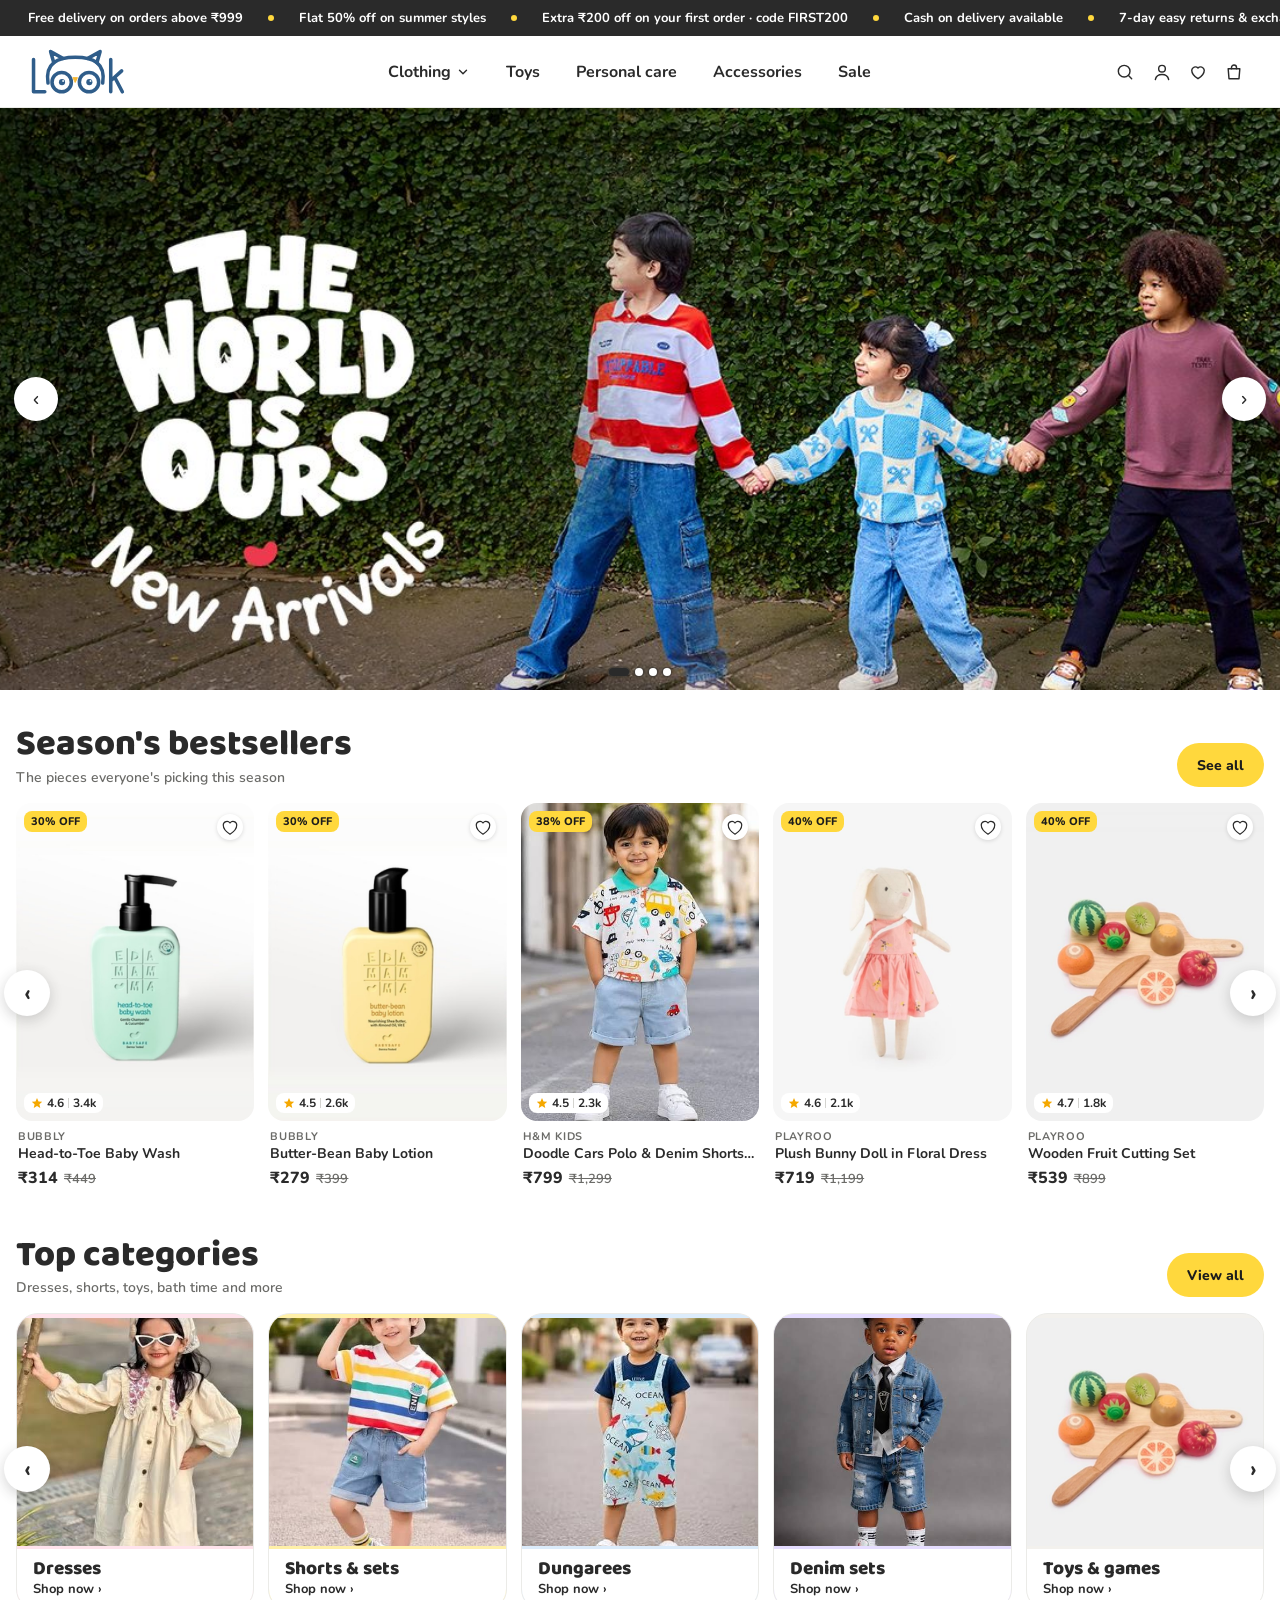
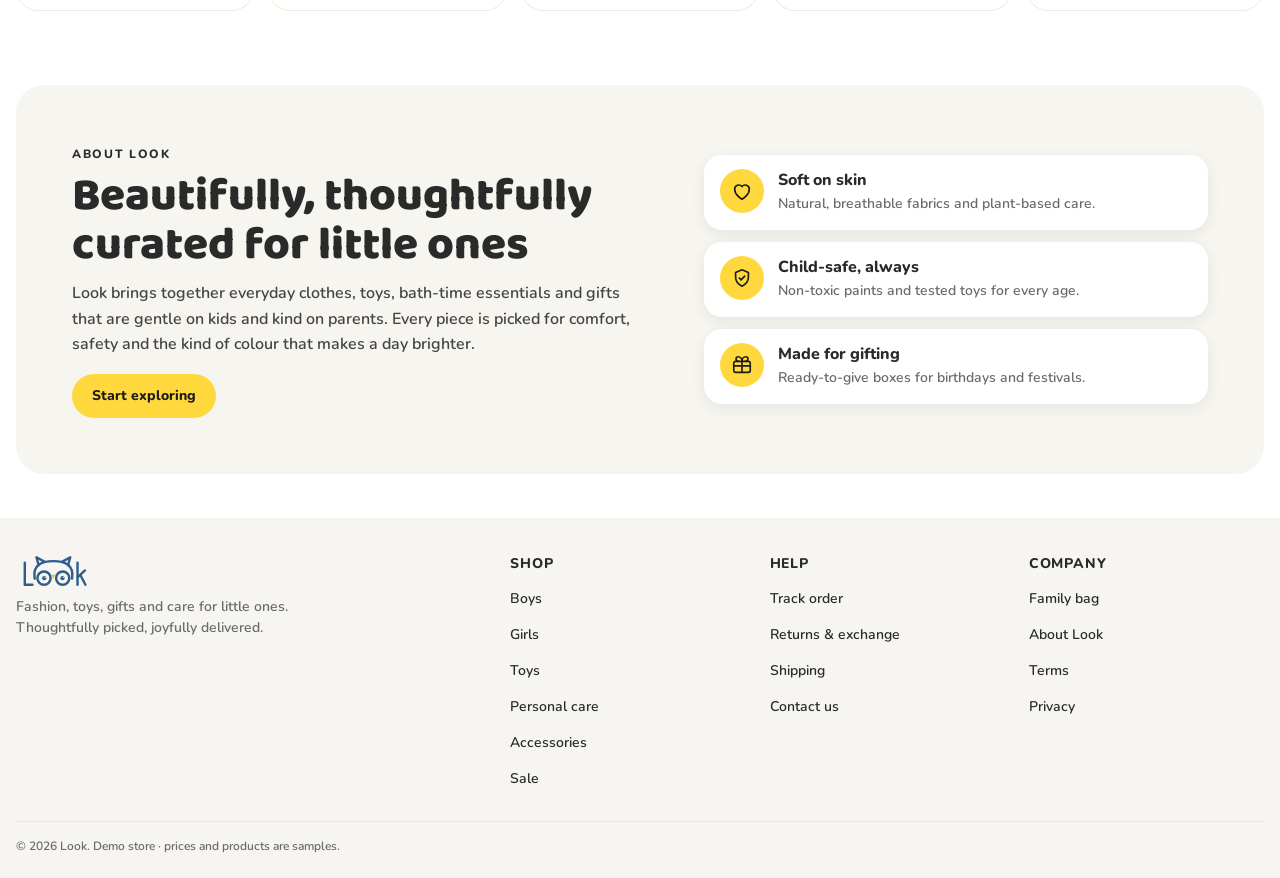
<file: index.html>
<!doctype html>
<html lang="en">
<head>
<meta charset="utf-8">
<meta name="viewport" content="width=device-width, initial-scale=1">
<title>Look – Kids Fashion, Toys, Gifts &amp; Care</title>
<link rel="preconnect" href="https://fonts.googleapis.com">
<link rel="preconnect" href="https://fonts.gstatic.com" crossorigin>
<link href="https://fonts.googleapis.com/css2?family=Baloo+2:wght@400;500;600;700;800&family=Fredoka:wght@400;500;600&family=Nunito:wght@400;600;700;800&display=swap" rel="stylesheet">
<link rel="icon" href="favicon.svg" type="image/svg+xml">
<meta name="theme-color" content="#ffffff">
<link rel="stylesheet" href="styles.css">
<link rel="stylesheet" href="theme.css">
</head>
<body data-home="1">
<div id="kban-slot"></div>
<main id="main" class="home"></main>
<script src="common.js"></script>
<script src="home.js"></script>
<script src="theme.js"></script>
</body>
</html>
</file>
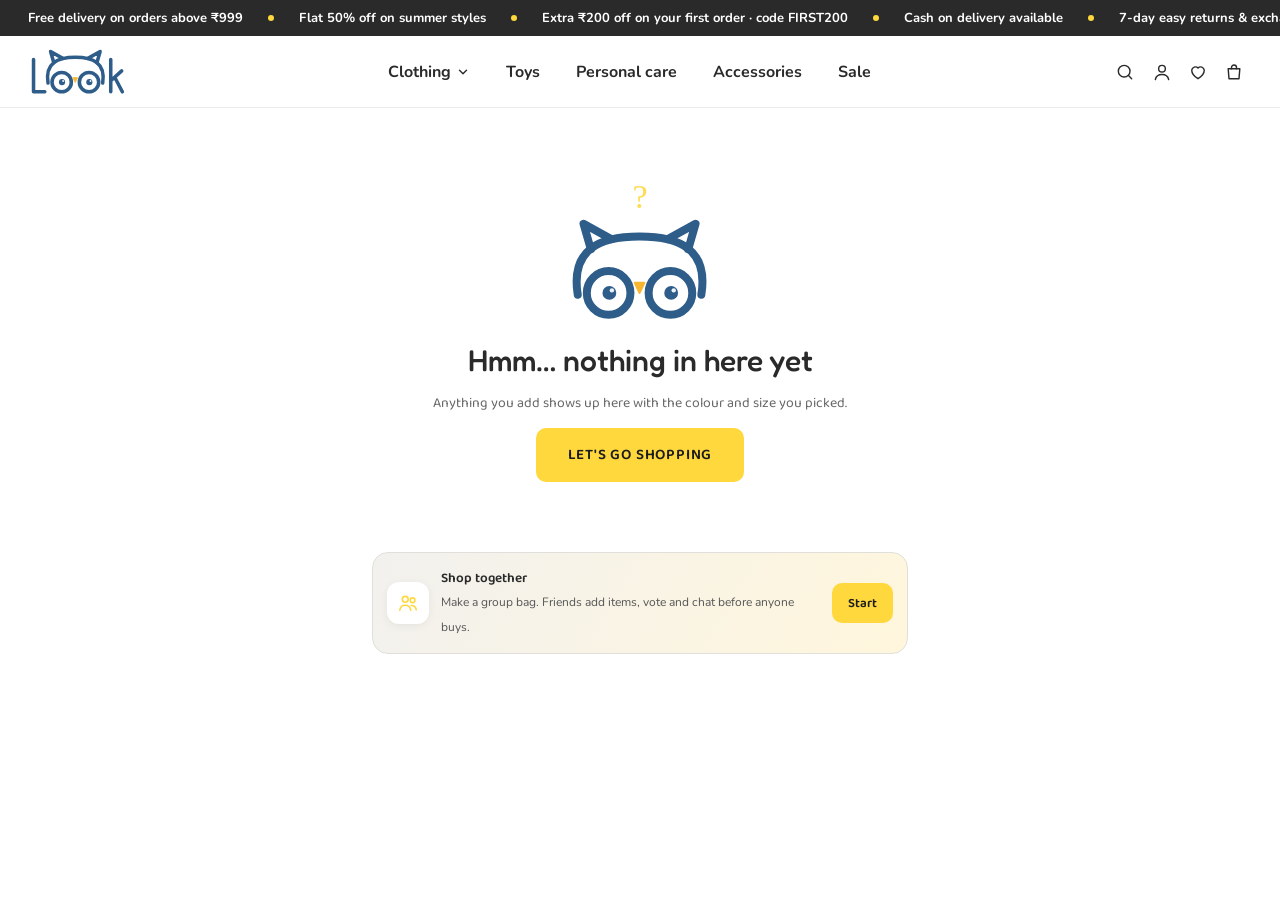
<file: cart.html>
<!doctype html>
<html lang="en">
<head>
<meta charset="utf-8">
<meta name="viewport" content="width=device-width, initial-scale=1">
<title>Cart – Look</title>
<link rel="preconnect" href="https://fonts.googleapis.com">
<link rel="preconnect" href="https://fonts.gstatic.com" crossorigin>
<link href="https://fonts.googleapis.com/css2?family=Baloo+2:wght@400;500;600;700;800&family=Fredoka:wght@400;500;600&family=Nunito:wght@400;600;700;800&display=swap" rel="stylesheet">
<link rel="icon" href="favicon.svg" type="image/svg+xml">
<meta name="theme-color" content="#ffffff">
<link rel="stylesheet" href="styles.css">
<link rel="stylesheet" href="theme.css">
</head>
<body>
<main id="main" class="page"></main>
<script src="common.js"></script>
<script src="cart.js"></script>
<script src="theme.js"></script>
</body>
</html>
</file>
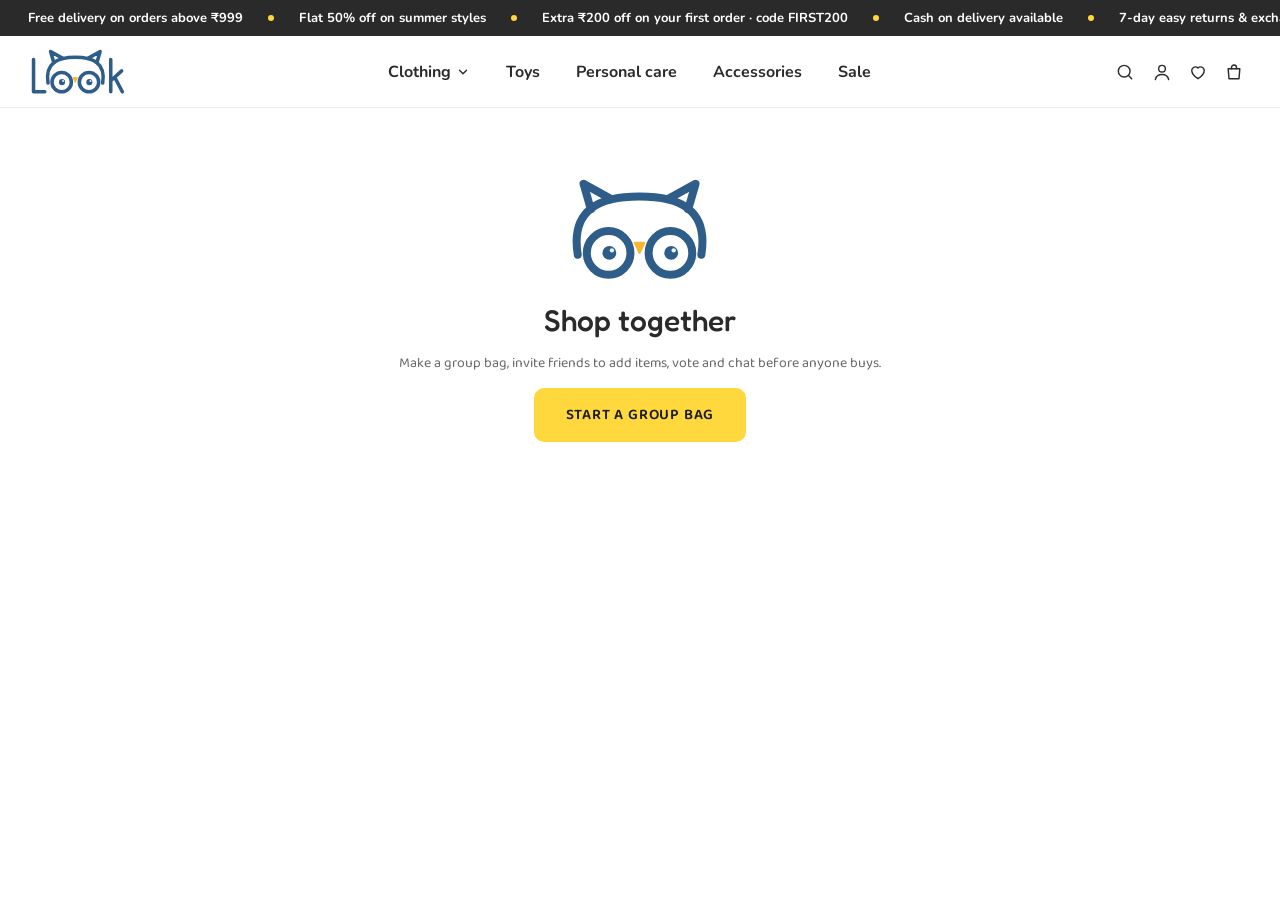
<file: group.html>
<!doctype html>
<html lang="en">
<head>
<meta charset="utf-8">
<meta name="viewport" content="width=device-width, initial-scale=1">
<title>Group bag – Look</title>
<link rel="preconnect" href="https://fonts.googleapis.com">
<link rel="preconnect" href="https://fonts.gstatic.com" crossorigin>
<link href="https://fonts.googleapis.com/css2?family=Baloo+2:wght@400;500;600;700;800&family=Fredoka:wght@400;500;600&family=Nunito:wght@400;600;700;800&display=swap" rel="stylesheet">
<link rel="icon" href="favicon.svg" type="image/svg+xml">
<meta name="theme-color" content="#ffffff">
<link rel="stylesheet" href="styles.css">
<link rel="stylesheet" href="theme.css">
</head>
<body>
<main id="main"></main>
<script src="common.js"></script>
<script src="group.js"></script>
<script src="theme.js"></script>
</body>
</html>
</file>
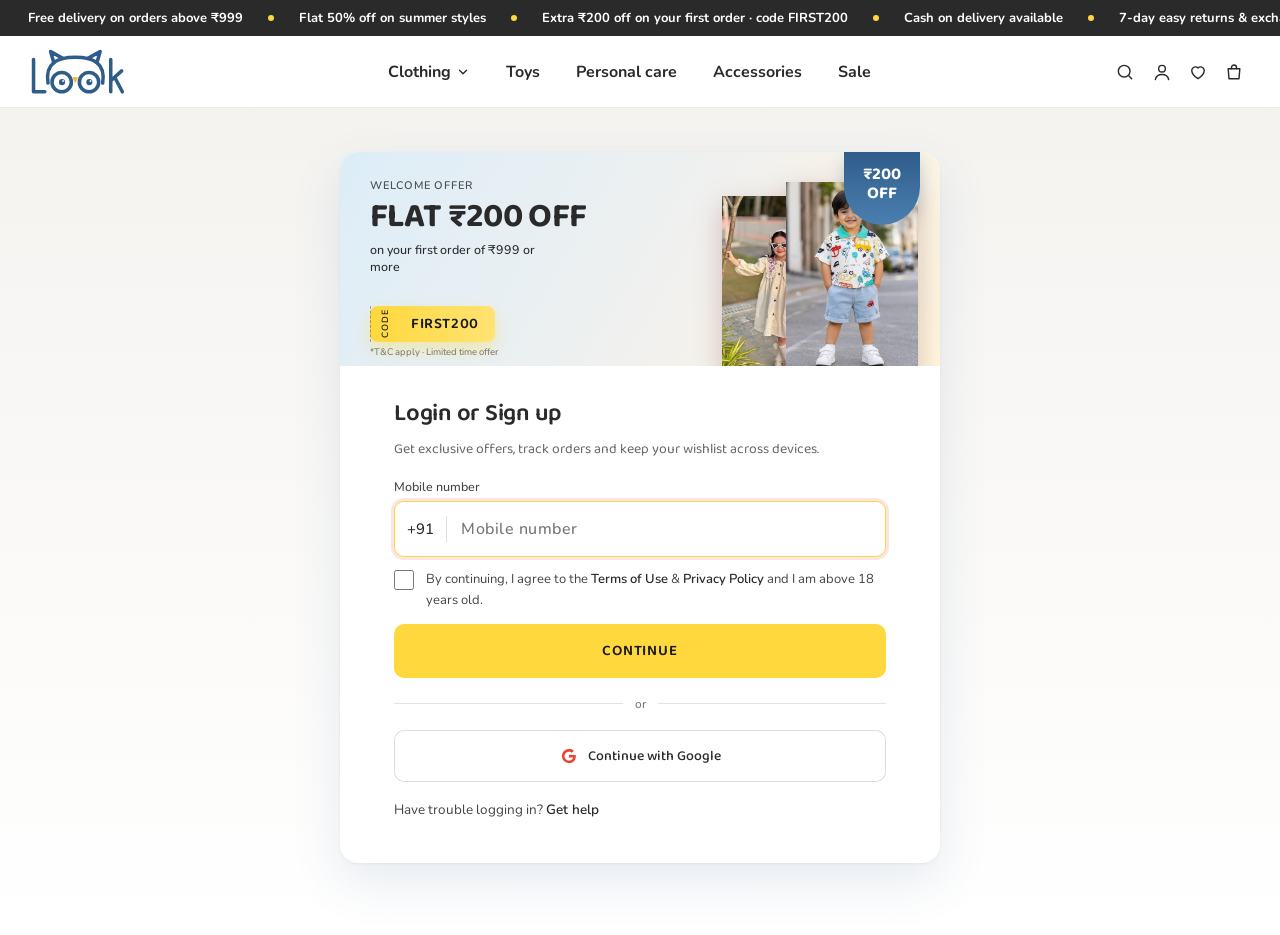
<file: login.html>
<!doctype html>
<html lang="en">
<head>
<meta charset="utf-8">
<meta name="viewport" content="width=device-width, initial-scale=1">
<title>Login or Sign up – Look</title>
<link rel="preconnect" href="https://fonts.googleapis.com">
<link rel="preconnect" href="https://fonts.gstatic.com" crossorigin>
<link href="https://fonts.googleapis.com/css2?family=Baloo+2:wght@400;500;600;700;800&family=Fredoka:wght@400;500;600&family=Nunito:wght@400;600;700;800&display=swap" rel="stylesheet">
<link rel="icon" href="favicon.svg" type="image/svg+xml">
<meta name="theme-color" content="#ffffff">
<link rel="stylesheet" href="styles.css">
<link rel="stylesheet" href="theme.css">
</head>
<body>
<script src="common.js"></script>
<script src="login.js"></script>
<script src="theme.js"></script>
</body>
</html>
</file>
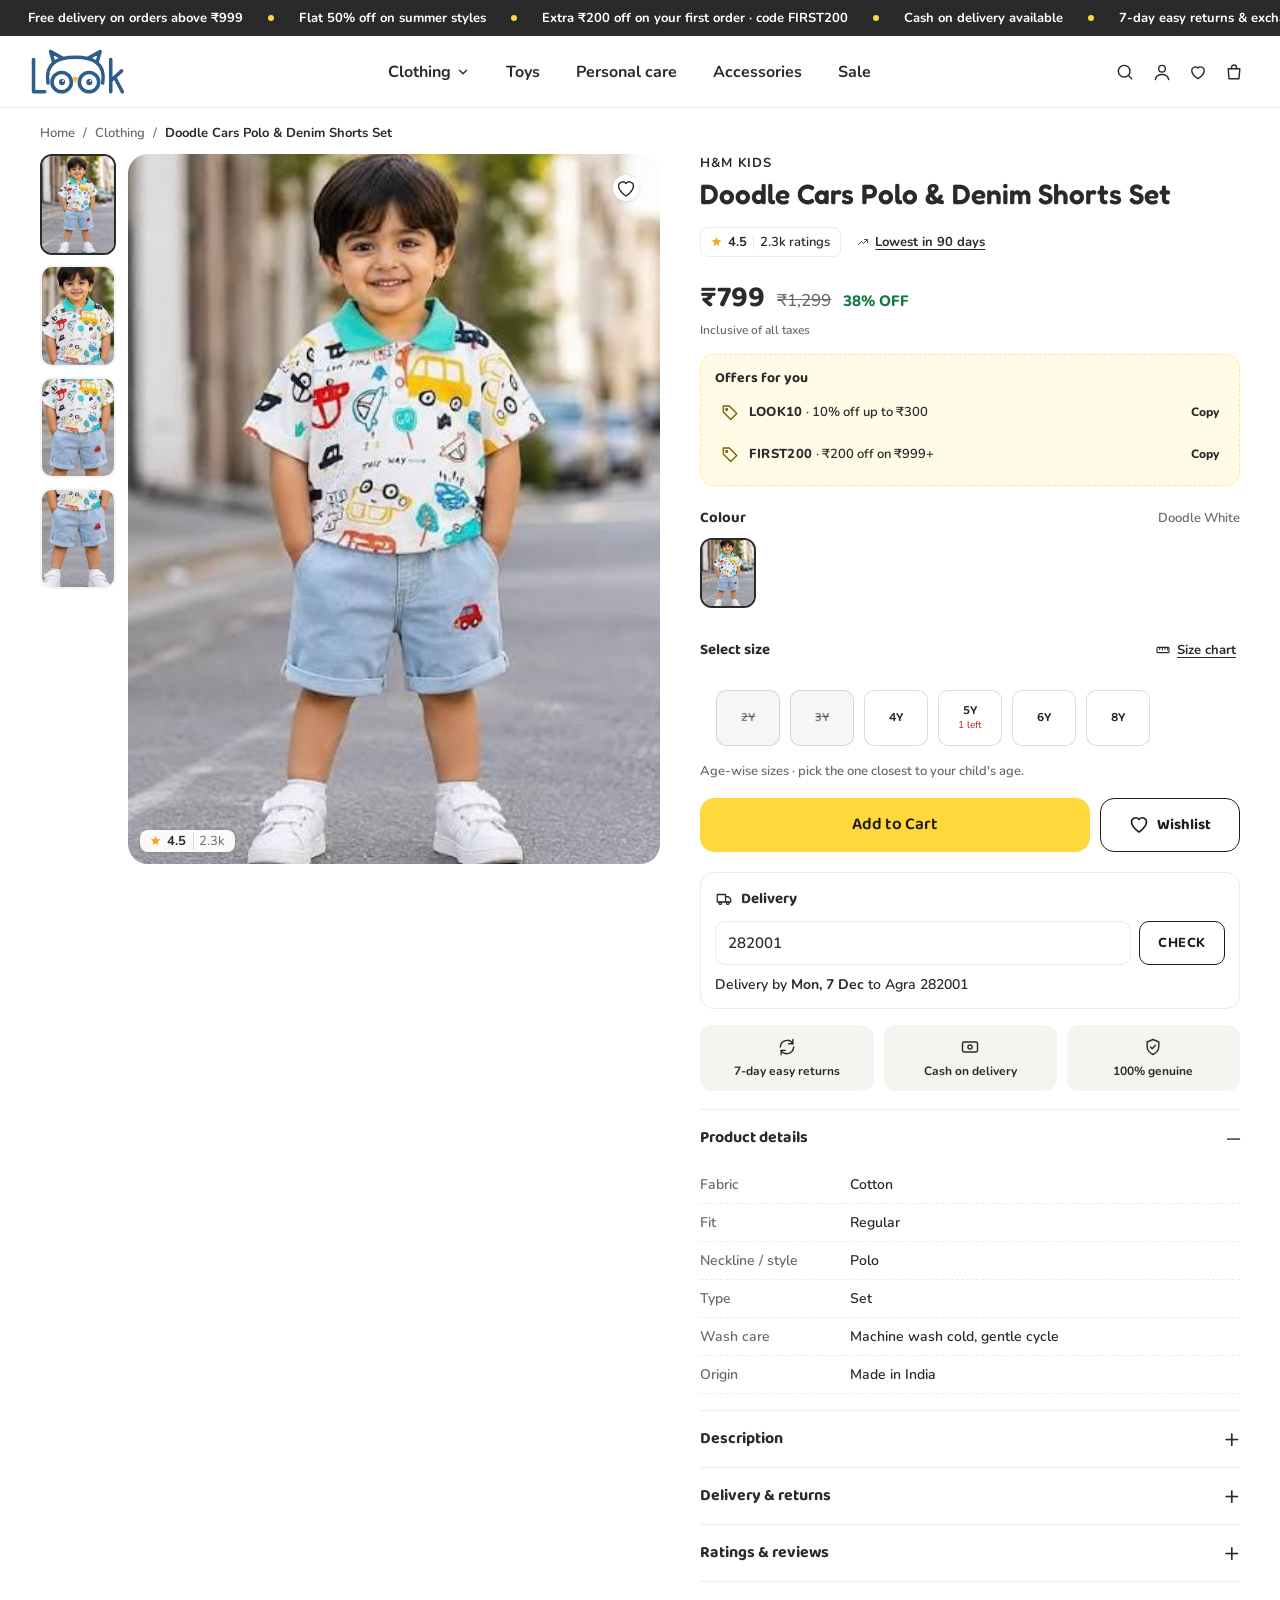
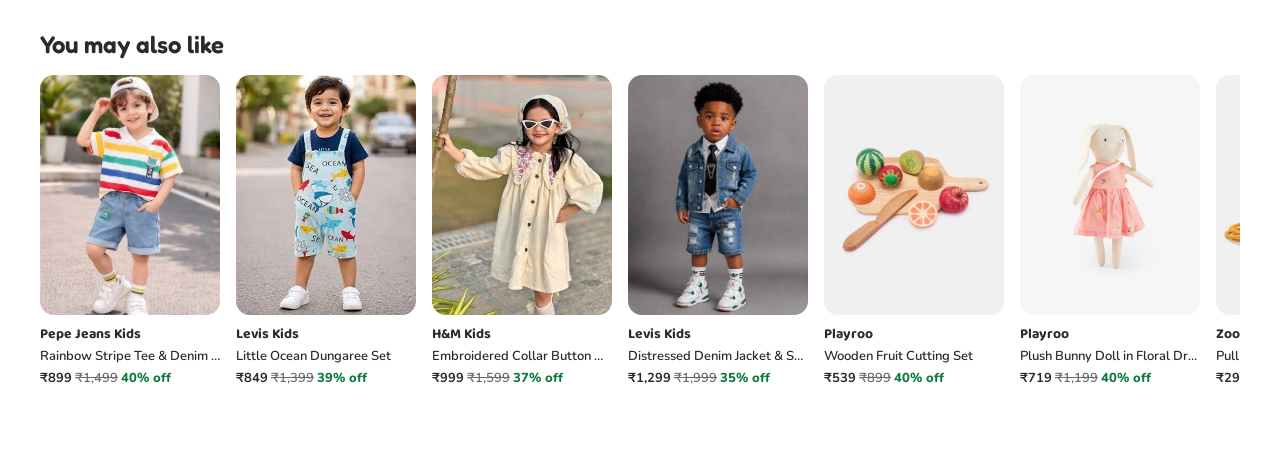
<file: pdp.html>
<!doctype html>
<html lang="en">
<head>
<meta charset="utf-8">
<meta name="viewport" content="width=device-width, initial-scale=1">
<title>Product – Look</title>
<link rel="preconnect" href="https://fonts.googleapis.com">
<link rel="preconnect" href="https://fonts.gstatic.com" crossorigin>
<link href="https://fonts.googleapis.com/css2?family=Baloo+2:wght@400;500;600;700;800&family=Fredoka:wght@400;500;600&family=Nunito:wght@400;600;700;800&display=swap" rel="stylesheet">
<link rel="icon" href="favicon.svg" type="image/svg+xml">
<meta name="theme-color" content="#ffffff">
<link rel="stylesheet" href="styles.css">
<link rel="stylesheet" href="theme.css">
</head>
<body>
<main id="main" class="page pdpg"></main>
<script src="common.js"></script>
<script src="pdp.js"></script>
<script src="theme.js"></script>
</body>
</html>
</file>
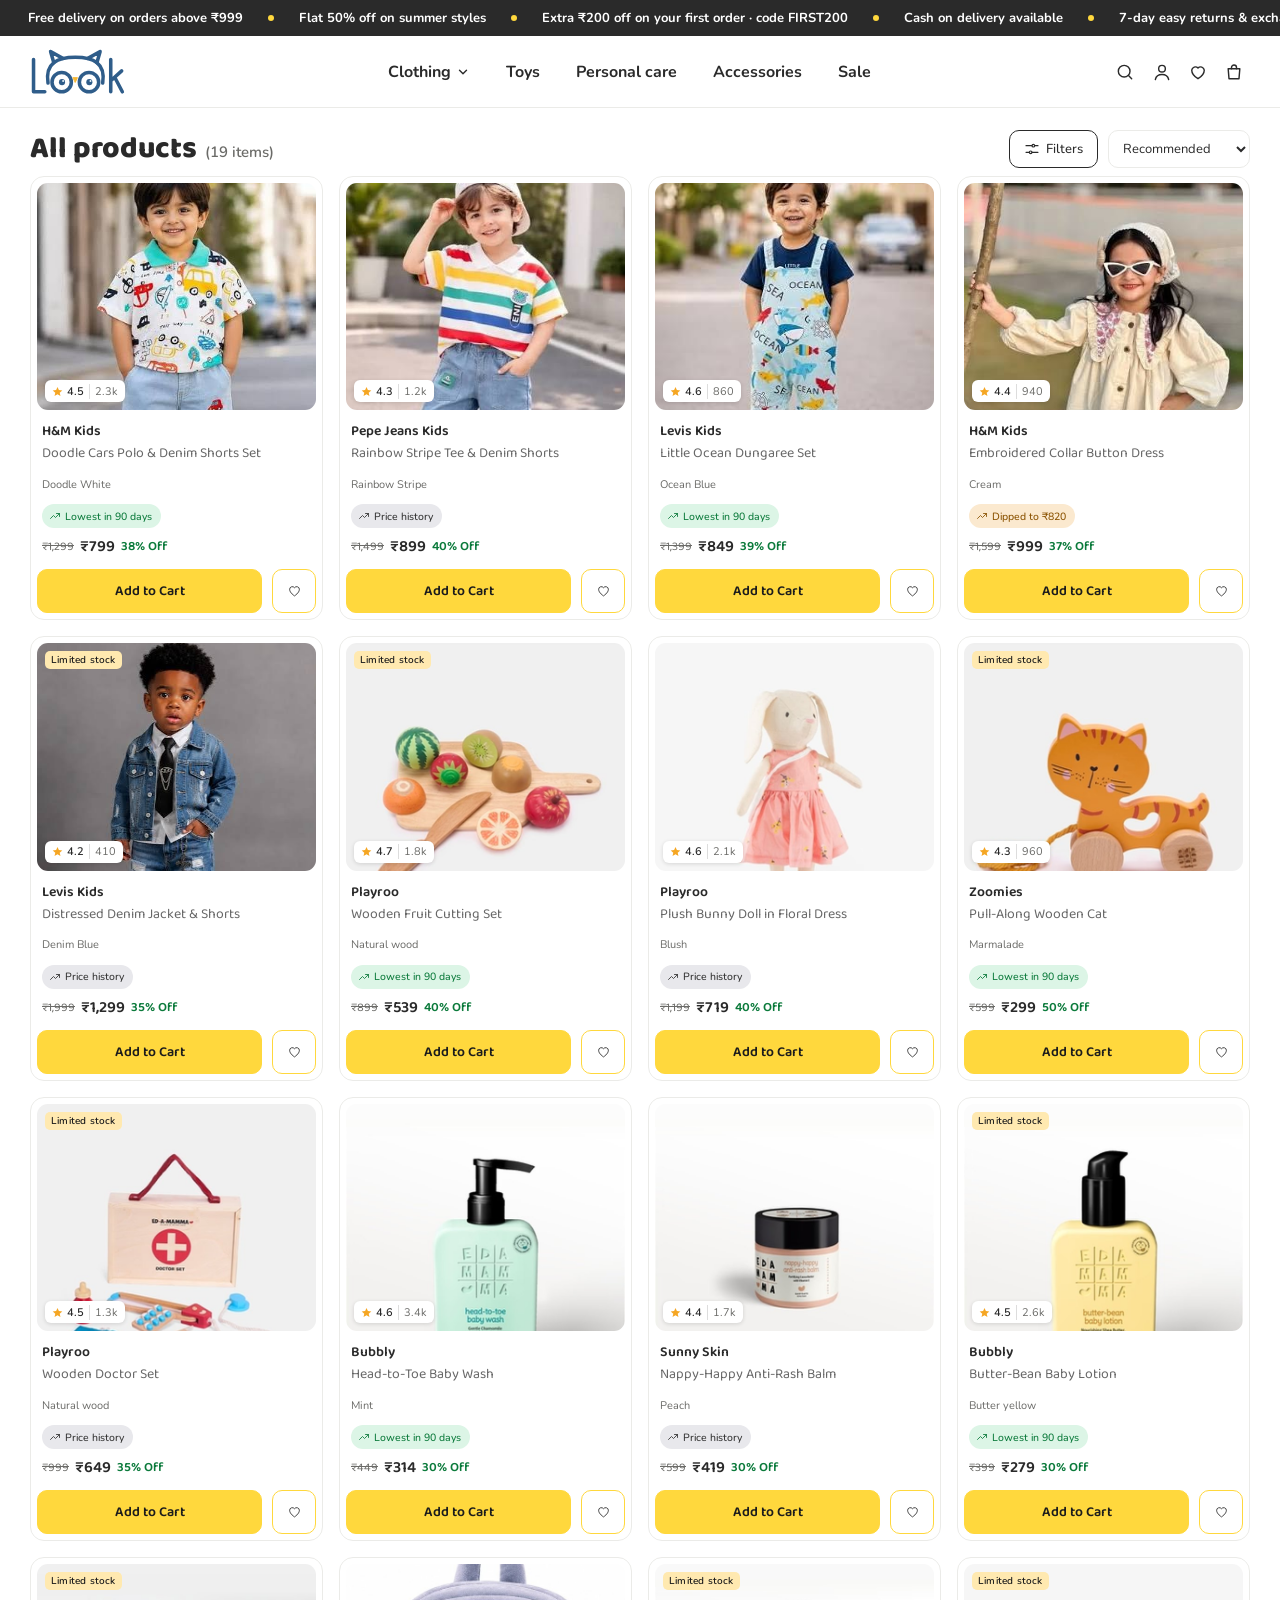
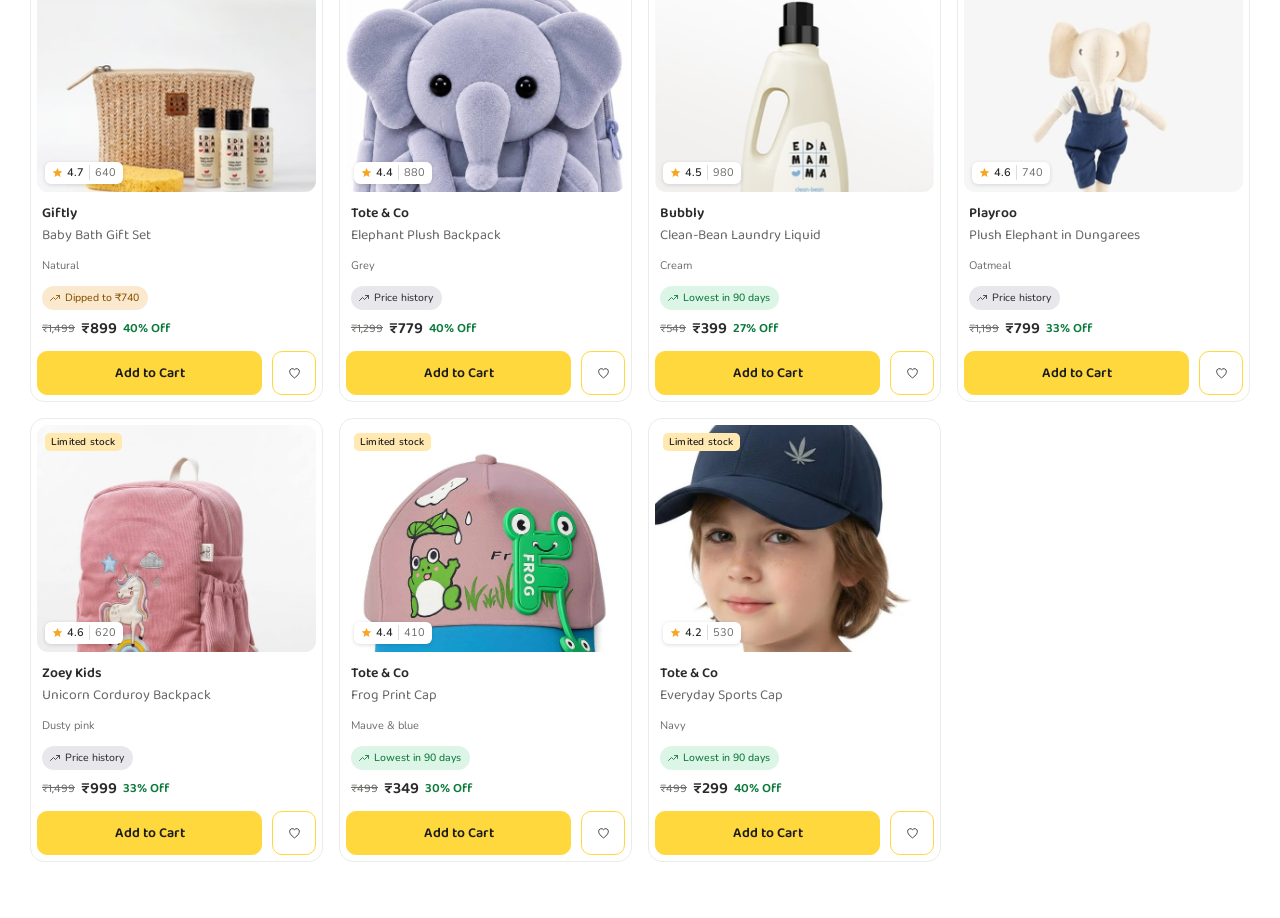
<file: shop.html>
<!doctype html>
<html lang="en">
<head>
<meta charset="utf-8">
<meta name="viewport" content="width=device-width, initial-scale=1">
<title>Shop – Look</title>
<link rel="preconnect" href="https://fonts.googleapis.com">
<link rel="preconnect" href="https://fonts.gstatic.com" crossorigin>
<link href="https://fonts.googleapis.com/css2?family=Baloo+2:wght@400;500;600;700;800&family=Fredoka:wght@400;500;600&family=Nunito:wght@400;600;700;800&display=swap" rel="stylesheet">
<link rel="icon" href="favicon.svg" type="image/svg+xml">
<meta name="theme-color" content="#ffffff">
<link rel="stylesheet" href="styles.css">
<link rel="stylesheet" href="theme.css">
</head>
<body data-listing="1">
<div id="locwrap"></div>
<div class="rows">
  <div class="scroll" id="quick" role="group" aria-label="Quick filters"></div>
  <div class="scroll tiles" id="tiles" role="group" aria-label="Category"></div>
  <div class="scroll circs" id="circs" role="group" aria-label="Style"></div>
</div>
<nav class="catbar" id="catbar" aria-label="Categories"></nav>
<div class="head"><p class="count" id="count" aria-live="polite"></p>
  <div class="ctl">
    <button class="fbtn" id="fbtn" type="button" aria-haspopup="dialog"><svg width="16" height="16" viewBox="0 0 24 24" fill="none" stroke="currentColor" stroke-width="1.7" stroke-linecap="round"><path d="M3 7h9M16 7h5M3 17h5M12 17h9"/><circle cx="14" cy="7" r="2"/><circle cx="10" cy="17" r="2"/></svg>Filters<em id="fcount">0</em></button>
    <label class="sr" for="sort">Sort by</label>
    <select class="sort" id="sort"><option value="rec">Recommended</option><option value="pa">Price: low to high</option><option value="pd">Price: high to low</option><option value="disc">Biggest discount</option><option value="rate">Top rated</option></select>
  </div>
</div>
<div class="active" id="active" aria-label="Active filters"></div>
<main id="main"><div class="grid" id="grid"></div></main>
<nav class="fab" id="fab" aria-label="Sort and filter"></nav>
<script src="common.js"></script>
<script src="script.js"></script>
<script src="theme.js"></script>
</body>
</html>
</file>
<file: styles.css>
:root{--brand:#dc3737;--brand-d:#c42b2b;--brand-bg:#fff2f2;--brand-line:#f2b6b6;--ink:#1f1d1e;--mute:#6b6b72;--line:#e8e8ec;--card:#f4f4f5;--lav:#eeeefd;--green:#12a150;--gtxt:#0b7a3b;--amber:#8a5200;--red:#dc3737;--lowtxt:#b3261e;--r:14px}
*{box-sizing:border-box;margin:0}
html{-webkit-text-size-adjust:100%}
body{font-family:"Baloo 2",sans-serif;background:#fff;color:var(--ink);overflow-x:hidden}
button,input,select{font:inherit;color:inherit}
button{background:none;border:0;cursor:pointer;-webkit-tap-highlight-color:transparent}
a{color:inherit;text-decoration:none}
:focus-visible{outline:2px solid var(--ink);outline-offset:2px}
.sr{position:absolute;width:1px;height:1px;overflow:hidden;clip:rect(0 0 0 0);white-space:nowrap}
.skip{position:absolute;left:8px;top:-60px;background:#000;color:#fff;padding:10px 14px;border-radius:8px;z-index:80}.skip:focus{top:8px}

/* ---------- header ---------- */
.top{display:flex;flex-wrap:wrap;align-items:center;gap:0 6px;padding:8px 12px;background:#fff;position:sticky;top:0;z-index:20;border-bottom:1px solid var(--line)}
.icon{width:40px;height:40px;display:grid;place-items:center;border-radius:50%;margin-left:-6px}
.icon.ghost{display:none}
.logo{font-family:"Bagel Fat One",sans-serif;font-size:26px;line-height:1;display:flex}
.logo img{height:25px;display:block}.logo img+span{display:none}
.nav,.tool b,.search.desk,.tool.prof{display:none}
.tools{display:flex;gap:2px;margin-left:auto}
.tool{position:relative;display:flex;align-items:center;gap:6px;min-width:42px;height:42px;justify-content:center;white-space:nowrap;border-radius:50%}
.avatar{width:26px;height:26px;border-radius:50%;background:var(--ink);color:#fff;font:500 13px/26px "Baloo 2";text-align:center}
.avatar.lg{width:48px;height:48px;font-size:20px;line-height:48px}
.badge{position:absolute;top:3px;right:1px;min-width:17px;height:17px;padding:0 4px;border-radius:9px;background:var(--brand);color:#fff;font:600 10px/17px "Baloo 2";text-align:center;font-style:normal;display:none}
.badge.on{display:block}.badge.bump{animation:bump .45s}
@keyframes bump{40%{transform:scale(1.5)}}
.finder{display:none;flex:0 0 100%;padding:4px 0 8px}.top.searching .finder{display:flex}
.search{flex:1;display:flex;align-items:center;gap:8px;height:44px;padding:0 14px;border:1px solid var(--line);border-radius:12px;background:#f7f7f8;color:#9a9aa1}
.search input{flex:1;min-width:0;border:0;outline:0;background:transparent;font:400 14px Nunito,sans-serif;color:var(--ink)}
.search input::placeholder{color:#8d8c8c}
.search:focus-within{border-color:var(--ink);background:#fff}

/* ---------- location bar ---------- */
.loc{display:flex;align-items:center;gap:8px;width:100%;min-height:44px;padding:0 16px;background:var(--lav);font:400 12.5px Nunito,sans-serif;text-align:left;color:#2a2a3a}
.loc span{flex:1;min-width:0;overflow:hidden;text-overflow:ellipsis;white-space:nowrap}.loc b{font-weight:600}
.loc svg:first-child{color:#4a4aa0;flex:none}.loc:hover{background:#e6e6fb}

/* ---------- discovery rows ---------- */
.rows{max-width:1440px;margin:0 auto}
.scroll{display:flex;gap:10px;overflow-x:auto;padding:10px 16px;scrollbar-width:none;-webkit-mask-image:linear-gradient(90deg,#000 calc(100% - 24px),transparent);mask-image:linear-gradient(90deg,#000 calc(100% - 24px),transparent)}
.scroll::-webkit-scrollbar{display:none}
.qchip{flex:none;display:flex;align-items:center;gap:6px;min-height:40px;padding:0 16px;border:1px solid var(--line);border-radius:22px;font:500 12.5px Nunito,sans-serif;white-space:nowrap;background:#fff;transition:background .15s,border-color .15s,box-shadow .15s}
.qchip svg{color:#555}
.qchip[aria-pressed=true]{background:var(--brand-bg);border-color:var(--brand);color:var(--brand-d)}.qchip[aria-pressed=true] svg{color:var(--brand)}
.tiles{padding-top:4px;border-bottom:1px solid var(--line)}
.tile{position:relative;flex:none;display:flex;align-items:center;gap:10px;min-width:128px;height:52px;padding:0 14px 0 0;border:1px solid var(--line);border-radius:10px;background:#fff;overflow:hidden;font:500 13px "Baloo 2";transition:border-color .15s,background .15s}
.tile .im{width:50px;height:50px;flex:none;background:#eee center 14%/cover no-repeat}
.tile[aria-pressed=true]{border-color:var(--brand);background:var(--brand-bg);color:var(--brand-d)}
.tile .ck{position:absolute;top:-1px;right:-1px;width:20px;height:20px;border-radius:0 9px 0 9px;background:var(--brand);color:#fff;display:none;place-items:center}
.tile[aria-pressed=true] .ck{display:grid}
.circs{padding-top:14px;gap:16px}
.circ{flex:none;width:68px;display:flex;flex-direction:column;align-items:center;gap:6px;font:400 11px Nunito,sans-serif;color:#444;text-align:center}
.circ .im{width:60px;height:60px;border-radius:50%;background:#eee center 12%/cover no-repeat;border:2px solid #fff;box-shadow:0 0 0 1px var(--line);transition:box-shadow .15s}
.circ[aria-pressed=true]{color:var(--brand-d);font-weight:500}.circ[aria-pressed=true] .im{box-shadow:0 0 0 2px var(--brand)}
.head{display:flex;align-items:center;justify-content:space-between;gap:12px;padding:6px 16px 8px}
.count{font:500 13px Nunito,sans-serif;color:var(--mute)}
.ctl{display:none;align-items:center;gap:10px}
.fbtn{position:relative;display:flex;align-items:center;gap:6px;height:38px;padding:0 14px;border:1px solid var(--ink);border-radius:10px;font:500 13px Nunito,sans-serif}
.fbtn em{font-style:normal;background:var(--brand);color:#fff;border-radius:9px;min-width:18px;height:18px;font-size:11px;line-height:18px;text-align:center;display:none}.fbtn em.on{display:block}
.sort{height:38px;border:1px solid var(--line);border-radius:10px;padding:0 10px;background:#fff;font:400 13px Nunito,sans-serif}
.active{display:flex;flex-wrap:wrap;gap:8px;padding:0 16px 10px}.active:empty{display:none}
.pill{display:flex;align-items:center;gap:6px;min-height:30px;padding:0 6px 0 12px;border-radius:15px;background:var(--brand-bg);color:var(--brand-d);font:500 12px Nunito,sans-serif}
.pill i{width:20px;height:20px;border-radius:50%;display:grid;place-items:center;font-style:normal;font-size:15px;line-height:1}
.pill:hover i{background:#fbd9d9}
.pill.clear{background:none;text-decoration:underline;padding:0 8px;text-underline-offset:3px}

/* ---------- grid + card ---------- */
.grid{display:grid;grid-template-columns:repeat(2,minmax(0,1fr));gap:12px;padding:0 16px 110px;max-width:1440px;margin:0 auto}
.card{display:flex;flex-direction:column;gap:10px;background:var(--card);border:1px solid #e6e6e8;border-radius:var(--r);padding:4px;animation:rise .35s both}
@keyframes rise{from{opacity:0;transform:translateY(8px)}}
.media{position:relative;border-radius:11px;overflow:hidden;background:radial-gradient(circle at 50% 58%,#e4e4e6 0,#fff 68%)}
.track{display:flex;overflow-x:auto;overflow-y:hidden;overscroll-behavior-x:contain;scroll-snap-type:x mandatory;scrollbar-width:none;aspect-ratio:163/200}
.track::-webkit-scrollbar{display:none}
.slide{position:relative;flex:none;width:100%;scroll-snap-align:center;overflow:hidden}
.slide img{position:absolute;left:50%;bottom:-4%;transform:translateX(-50%);height:106%;width:auto;max-width:100%;object-fit:contain}
.slide.zoom img{transform:translateX(-50%) scale(1.75);transform-origin:50% 30%}
.dots{position:absolute;bottom:9px;right:10px;display:flex;gap:4px;pointer-events:none;transition:opacity .2s}
.dots i{width:6px;height:6px;border-radius:50%;background:#0003;transition:background .2s,transform .2s}
.dots i.on{background:var(--ink);transform:scale(1.25)}
.media.single .dots{display:none}
.rate{position:absolute;left:8px;bottom:8px;display:flex;align-items:center;gap:4px;height:22px;padding:0 7px;border-radius:6px;background:#fff;box-shadow:0 1px 4px #0002;font:600 11px Nunito,sans-serif;pointer-events:none}
.rate span{color:var(--mute);font-weight:400;border-left:1px solid #ddd;padding-left:5px;margin-left:1px}
.ltag{position:absolute;left:8px;top:8px;background:var(--brand);color:#fff;font:600 10px/16px Nunito,sans-serif;padding:1px 6px;border-radius:5px;letter-spacing:.2px;pointer-events:none}
.heart{width:44px;height:44px;display:grid;place-items:center}
.heart>span{position:relative;width:26px;height:26px;border-radius:50%;background:#fff;box-shadow:0 1px 4px #0002;display:grid;place-items:center}
.heart svg{fill:none;stroke:var(--ink);stroke-width:1.6;stroke-linejoin:round;transition:fill .2s,stroke .2s}
.heart[aria-pressed=true] svg{fill:var(--brand);stroke:var(--brand)}
.heart.pop svg{animation:pop .5s}
.heart.pop>span::after{content:"";position:absolute;inset:0;border-radius:50%;border:2px solid var(--brand);animation:ring .5s forwards}
@keyframes pop{35%{transform:scale(1.4)}65%{transform:scale(.88)}}
@keyframes ring{to{transform:scale(2.2);opacity:0}}
.media .heart{position:absolute;top:-2px;right:-2px}
.row .heart{display:none}
.info{display:flex;flex-direction:column;gap:6px;padding:0 5px;flex:1}
.name{display:flex;flex-direction:column;font-size:13px}
.name b{font-weight:600}.name span{font-weight:300;color:#0009;display:-webkit-box;-webkit-line-clamp:2;-webkit-box-orient:vertical;overflow:hidden;min-height:2.9em}
.sw{display:flex;align-items:center;min-height:28px;margin-left:-6px}
.sw button{width:28px;height:28px;display:grid;place-items:center;border-radius:50%;flex:none}
.sw button i{width:16px;height:16px;border-radius:50%;border:1px solid #0003;transition:box-shadow .15s,transform .15s}
.sw button[aria-checked=true] i{box-shadow:0 0 0 2px var(--card),0 0 0 3.5px var(--brand)}
.sw em{font:400 11px Nunito,sans-serif;color:var(--mute);font-style:normal;margin-left:4px;white-space:nowrap;overflow:hidden;text-overflow:ellipsis;min-width:0}
.sw.one{margin-left:0}.sw.one button{display:none}.sw.one em{margin:0}
.meta{display:flex;align-items:center;min-height:24px}
.pc{display:inline-flex;align-items:center;gap:4px;min-height:24px;padding:0 9px 0 7px;border-radius:12px;font:500 10.5px Nunito,sans-serif;background:#e8e8ec;color:#333;white-space:nowrap;transition:filter .15s}
.pc.good{background:#dcf5e6;color:var(--gtxt)}.pc.warn{background:#fbe9cf;color:var(--amber)}
.price{display:flex;align-items:center;gap:6px;margin-top:auto;flex-wrap:wrap}
.old{font-size:12px;color:var(--mute);text-decoration:line-through}
.now{font-size:14.5px;font-weight:600}.off{font-size:11px;font-weight:600;color:var(--gtxt)}
.row{display:flex;align-items:center;gap:10px;padding:0 1px 1px;width:100%;min-width:0}
.cta{flex:1;min-width:0;min-height:44px;border:1.5px solid var(--brand);color:var(--brand-d);border-radius:10px;font:600 13px "Baloo 2";transition:background .2s,color .2s,border-color .2s,transform .1s;display:flex;align-items:center;justify-content:center;gap:6px;white-space:nowrap;background:#fff}
.cta:active{transform:scale(.97)}
.cta.added{background:var(--green);border-color:var(--green);color:#fff}
.cta.added svg{stroke-dasharray:20;animation:tick .35s}
.cta.bagged{background:var(--brand);border-color:var(--brand);color:#fff}
.cta:disabled{opacity:.5;cursor:not-allowed}
@keyframes tick{from{stroke-dashoffset:20}}
.empty{grid-column:1/-1;text-align:center;padding:64px 16px;display:flex;flex-direction:column;align-items:center;gap:12px}
.empty h2{font:600 18px "Baloo 2"}.empty p{font:300 14px "Baloo 2";color:#0009;max-width:32ch}

/* floating action bar (mobile) */
.fab{position:fixed;left:50%;bottom:max(14px,env(safe-area-inset-bottom));transform:translateX(-50%);z-index:25;width:min(calc(100% - 28px),380px);display:flex;align-items:stretch;background:#fff;border-radius:30px;box-shadow:0 8px 28px #0003,0 0 0 1px #0000000d;padding:6px 8px;transition:transform .25s,opacity .25s}
.open .fab,.pan-open .fab{transform:translate(-50%,140%);opacity:0;pointer-events:none}
.fab button{position:relative;flex:1;display:flex;flex-direction:column;align-items:center;gap:2px;padding:6px 0 4px;font:500 11px Nunito,sans-serif;color:#333;border-radius:14px}
.fab button.sep{border-left:1px solid var(--line);border-radius:0;margin-left:4px}
.fab i{position:absolute;top:4px;left:calc(50% + 6px);width:8px;height:8px;border-radius:50%;background:var(--brand);display:none;border:1.5px solid #fff;box-sizing:content-box}
.fab .on i{display:block}.fab .on{color:var(--brand-d)}

/* ---------- sheet / toast ---------- */
.scrim{position:fixed;inset:0;background:#0007;opacity:0;visibility:hidden;transition:opacity .25s,visibility .25s;z-index:40}
.sheet{position:fixed;left:0;right:0;bottom:0;z-index:41;background:#fff;border-radius:18px 18px 0 0;transform:translateY(100%);visibility:hidden;transition:transform .28s cubic-bezier(.22,1,.36,1),visibility .28s;padding-bottom:max(10px,env(safe-area-inset-bottom));max-height:92vh;overflow:auto}
.open .sheet:not([aria-hidden=true]){transform:none;visibility:visible}
.open .scrim{opacity:1;visibility:visible}
.scrim.p.on{opacity:1;visibility:visible;z-index:49}
.sheet-head{display:flex;justify-content:space-between;align-items:center;padding:16px 16px 6px;position:sticky;top:0;background:#fff;z-index:1}
.sheet h2{font:600 14px "Baloo 2";text-transform:uppercase;letter-spacing:.4px}
.x{width:44px;height:44px;margin:-10px -10px -10px 0;font-size:26px;line-height:1;border-radius:50%}
.mini{display:flex;gap:12px;align-items:center;padding:8px 16px}
.mini .th{width:56px;height:64px;border-radius:10px;background:radial-gradient(circle at 50% 58%,#e4e4e6,#fff 68%);position:relative;overflow:hidden;flex:none}
.mini img{position:absolute;left:50%;bottom:-3%;transform:translateX(-50%);height:104%}
.mini b{font:600 14px "Baloo 2";display:block}.mini span{font:300 13px "Baloo 2";color:#0009}
.sizes{display:flex;gap:8px;padding:14px 16px 8px}
.size{flex:1;min-width:0;min-height:50px;border:1.5px solid #0002;border-radius:10px;font:600 13px "Baloo 2";transition:background .15s,color .15s,border-color .15s;display:flex;flex-direction:column;align-items:center;justify-content:center;line-height:1.2;background:#fff}
.size small{font:400 10px Nunito,sans-serif;color:var(--lowtxt)}
.size[aria-checked=true]{background:var(--brand);border-color:var(--brand);color:#fff}.size[aria-checked=true] small{color:#fff}
.size:disabled{color:#0007;background:#f6f6f6;cursor:not-allowed;text-decoration:line-through}
.hint{padding:0 16px 8px;font:400 12px Nunito,sans-serif;color:var(--mute);min-height:26px}
.sheet-foot{padding:6px 12px 10px}
.done{width:100%;height:50px;border-radius:12px;background:var(--brand);color:#fff;font:600 15px "Baloo 2";display:flex;align-items:center;justify-content:center;gap:8px;transition:background .15s,transform .1s}
.done:active{transform:scale(.98)}
.done:disabled{background:#c9c9cf;cursor:not-allowed}
.done.sm{width:auto;padding:0 22px;height:48px}
.done.ink{background:var(--ink)}
.acct{display:flex;gap:14px;align-items:center;padding:12px 16px}.acct p{font:300 13px "Baloo 2";color:#0009}
.pinf{padding:8px 16px 16px}.pinrow{display:flex;gap:10px}.pinrow input{flex:1;min-width:0;height:48px;border:1.5px solid #0003;border-radius:10px;padding:0 14px;font:500 16px Nunito,sans-serif;letter-spacing:1px}
.pinrow input:focus{border-color:var(--brand);outline:0}
.pins{display:flex;flex-wrap:wrap;gap:8px;margin-top:8px}
.opt{min-height:40px;padding:0 14px;border:1.5px solid #0002;border-radius:10px;font:500 13px "Baloo 2";display:flex;align-items:center;gap:8px;background:#fff}
.opt small{font:400 11px Nunito,sans-serif;opacity:.65}
.msg{font:400 12.5px Nunito,sans-serif;min-height:18px;margin-top:6px;color:var(--lowtxt)}
/* price check */
.pcv{padding:6px 16px 0}.pcv h3{font:600 17px "Baloo 2"}.pcv .sub{font:300 13px "Baloo 2";color:#0009;margin-top:2px}
.pcv h3.good{color:var(--gtxt)}.pcv h3.warn{color:var(--amber)}
.chart{padding:10px 16px 0;touch-action:pan-y}.chart svg{width:100%;height:auto;display:block;overflow:visible;cursor:crosshair}
.read{font:500 12px Nunito,sans-serif;min-height:18px}
.stats{display:grid;grid-template-columns:repeat(4,1fr);gap:8px;padding:10px 16px 4px}
.stats div{background:#f5f5f7;border-radius:10px;padding:8px}.stats span{display:block;font:400 10px Nunito,sans-serif;color:var(--mute)}.stats b{font:600 12.5px "Baloo 2"}
.mrpnote{padding:6px 16px;font:400 12.5px Nunito,sans-serif;color:#333}
.switch{display:flex;align-items:center;justify-content:space-between;gap:12px;margin:8px 16px;padding:12px;border:1px solid var(--line);border-radius:12px;font:400 13px Nunito,sans-serif;width:calc(100% - 32px);text-align:left}
.switch i{flex:none;width:40px;height:24px;border-radius:12px;background:#c7c7cc;position:relative;transition:background .2s}
.switch i::after{content:"";position:absolute;top:2px;left:2px;width:20px;height:20px;border-radius:50%;background:#fff;transition:transform .2s}
.switch[aria-checked=true] i{background:var(--green)}.switch[aria-checked=true] i::after{transform:translateX(16px)}
.demo{padding:2px 16px 10px;font:400 11px Nunito,sans-serif;color:var(--mute)}
/* radio rows (sort, coupons) */
.rl{padding:4px 8px 8px}.rl button{display:flex;align-items:center;gap:12px;width:100%;min-height:52px;padding:0 12px;border-radius:12px;font:500 14px "Baloo 2";text-align:left}
.rl button:hover{background:#f6f6f7}
.rl .rd{width:20px;height:20px;border-radius:50%;border:2px solid #bbb;flex:none;display:grid;place-items:center}
.rl [aria-checked=true] .rd{border-color:var(--brand)}.rl [aria-checked=true] .rd::after{content:"";width:10px;height:10px;border-radius:50%;background:var(--brand)}
.toast{position:fixed;left:50%;bottom:92px;transform:translate(-50%,20px);opacity:0;pointer-events:none;background:#1f1d1e;color:#fff;border-radius:12px;padding:12px 14px;display:flex;gap:16px;align-items:center;font:400 13px Nunito,sans-serif;z-index:90;transition:opacity .25s,transform .25s;max-width:calc(100vw - 32px)}
.toast.on{opacity:1;transform:translate(-50%,0);pointer-events:auto}
.toast button{font-weight:600;color:#ff9c9c;text-decoration:underline;text-underline-offset:3px;min-height:32px;padding:0 4px}

/* ---------- Filters page: full screen on phones, two-pane modal on larger screens ---------- */
.panel{position:fixed;inset:0;z-index:50;background:#fff;display:flex;flex-direction:column;transform:translateY(100%);visibility:hidden;transition:transform .3s cubic-bezier(.22,1,.36,1),visibility .3s}
.panel.on{transform:none;visibility:visible}
.ph{display:flex;align-items:center;gap:12px;padding:0 8px 0 16px;height:56px;border-bottom:1px solid var(--line);flex:none}
.ph h2{font:600 17px "Baloo 2";flex:1}
.ph .clr{font:600 12px "Baloo 2";letter-spacing:.4px;color:var(--brand-d);min-height:44px;padding:0 8px}
.ph .x{margin:0}
.pbody{flex:1;display:flex;min-height:0}
.rail{flex:none;width:118px;background:#f3f3f5;overflow:auto;display:flex;flex-direction:column}
.rail button{position:relative;display:flex;align-items:center;justify-content:space-between;gap:4px;min-height:54px;padding:8px 10px 8px 14px;text-align:left;font:500 12.5px Nunito,sans-serif;color:#444;border-bottom:1px solid #fff}
.rail button[aria-selected=true]{background:#fff;color:var(--brand-d);font-weight:600}
.rail button[aria-selected=true]::before{content:"";position:absolute;left:0;top:0;bottom:0;width:3px;background:var(--brand)}
.rail em{font-style:normal;font:600 11px Nunito,sans-serif;color:var(--brand-d)}
.pane{flex:1;min-width:0;overflow:auto;padding:0 0 12px}
.ps{display:flex;align-items:center;gap:8px;margin:12px 14px;height:42px;padding:0 12px;border:1px solid var(--line);border-radius:10px;color:#9a9aa1}
.ps input{flex:1;min-width:0;border:0;outline:0;font:400 14px Nunito,sans-serif;color:var(--ink)}
.ck-row{display:flex;align-items:center;gap:12px;width:100%;min-height:52px;padding:0 14px;border-bottom:1px solid #f0f0f2;text-align:left;font:400 14px Nunito,sans-serif}
.ck-row:disabled{opacity:.4;cursor:not-allowed}
.ck-row[hidden]{display:none}
.ck-row b{font-weight:500;flex:1;min-width:0}.ck-row small{font:400 12px Nunito,sans-serif;color:#9a9aa1}
.cb{width:22px;height:22px;border-radius:6px;border:1.5px solid #b9b9c0;flex:none;display:grid;place-items:center;color:#fff;transition:background .12s,border-color .12s}
.cb.r{border-radius:50%}
.ck-row[aria-checked=true] .cb{background:var(--brand);border-color:var(--brand)}
.ck-row[aria-checked=true] .cb.r{background:#fff}.ck-row[aria-checked=true] .cb.r::after{content:"";width:10px;height:10px;border-radius:50%;background:var(--brand)}
.ck-row .cb svg{display:none}.ck-row[aria-checked=true] .cb:not(.r) svg{display:block}
.ck-row .dot{width:18px;height:18px;border-radius:50%;border:1px solid #0003;flex:none}
.pf{display:flex;flex:none;border-top:1px solid var(--line);padding-bottom:env(safe-area-inset-bottom)}
.pf button{flex:1;height:56px;font:600 14px "Baloo 2";letter-spacing:.5px;text-transform:uppercase}
.pf .ap{color:var(--brand-d)}.pf button+button{border-left:1px solid var(--line)}

/* ---------- Bag ---------- */
.bagbar{display:flex;align-items:center;gap:6px;height:56px;padding:0 12px;border-bottom:1px solid var(--line);position:sticky;top:0;background:#fff;z-index:20}
.bagbar h1{font:600 17px "Baloo 2"}.bagbar span{font:400 12px Nunito,sans-serif;color:var(--mute);flex:1;padding-left:4px}
.page{max-width:1100px;margin:0 auto}
.cartgrid{display:grid;gap:12px;padding:12px 12px 120px}
.dlv{display:flex;align-items:center;gap:10px;min-height:46px;padding:0 14px;border-radius:12px;background:var(--lav);font:400 13px Nunito,sans-serif}
.dlv svg{color:var(--brand);flex:none}.dlv span{flex:1}.dlv button{font:600 13px Nunito,sans-serif;color:var(--brand-d);min-height:44px;padding:0 4px}
.lines{display:flex;flex-direction:column;gap:12px;list-style:none;padding:0}
.line{position:relative;display:grid;grid-template-columns:84px 1fr;gap:14px;background:#fff;border:1px solid var(--line);border-radius:16px;padding:10px;animation:rise .3s both}
.line .th{position:relative;aspect-ratio:4/5;border-radius:10px;background:radial-gradient(circle at 50% 58%,#e4e4e6,#f7f7f8 68%);overflow:hidden;align-self:start}
.line .th img{position:absolute;left:50%;bottom:-4%;transform:translateX(-50%);height:106%}
.line .bd{display:flex;flex-direction:column;gap:6px;min-width:0}
.line b{font:600 13.5px "Baloo 2";padding-right:36px}.line .t{font:300 12.5px "Baloo 2";color:#0009;margin-top:-4px}
.line .rm{position:absolute;top:2px;right:2px;width:44px;height:44px;display:grid;place-items:center;color:#555;border-radius:50%}
.line .rm:hover{color:var(--brand);background:var(--brand-bg)}
.pickers{display:flex;gap:8px;flex-wrap:wrap;align-items:center}
.selw{position:relative}
.selw select{appearance:none;-webkit-appearance:none;height:34px;border:0;background:#f1f1f3;border-radius:8px;padding:0 28px 0 10px;font:500 12px Nunito,sans-serif;cursor:pointer}
.selw svg{position:absolute;right:8px;top:9px;pointer-events:none}
.step{display:inline-flex;align-items:center;background:#f1f1f3;border-radius:8px;height:34px}
.step button{width:34px;height:34px;display:grid;place-items:center;font-size:16px;border-radius:8px}
.step button:disabled{opacity:.3;cursor:not-allowed}
.step span{min-width:22px;text-align:center;font:600 13px "Baloo 2"}
.line .pr{display:flex;gap:6px;align-items:baseline;flex-wrap:wrap}
.line .eta{font:500 12px Nunito,sans-serif;color:var(--gtxt)}
.maxnote{font:500 11.5px Nunito,sans-serif;color:var(--lowtxt)}
.mv{align-self:flex-start;font:400 12px Nunito,sans-serif;text-decoration:underline;text-underline-offset:3px;color:#555;min-height:32px}
.cpn{display:flex;align-items:center;gap:12px;width:100%;min-height:62px;padding:0 14px;border:1.5px dashed var(--brand-line);border-radius:14px;text-align:left;background:#fffafa}
.cpn svg{color:var(--brand);flex:none}.cpn div{flex:1;font:600 13.5px "Baloo 2"}.cpn small{display:block;font:500 12px Nunito,sans-serif;color:var(--brand-d)}
.cpn.on{border-style:solid;background:#f1fbf5;border-color:#bfe8cf}.cpn.on svg,.cpn.on small{color:var(--gtxt)}
.sum{padding:4px 4px 0;display:flex;flex-direction:column;gap:10px}
.sum h2{font:600 14px "Baloo 2";margin-bottom:2px}
.sum .r{display:flex;justify-content:space-between;align-items:center;font:400 13.5px Nunito,sans-serif;color:#444;min-height:24px}
.sum .r.g span:last-child{color:var(--gtxt);font-weight:500}
.sum .r button{color:var(--brand-d);font-weight:600;min-height:32px}
.sum .tot{border-top:1px solid var(--line);padding-top:12px;font:600 15px "Baloo 2";color:var(--ink)}
.save{display:flex;align-items:center;gap:8px;background:#e9f7ef;color:var(--gtxt);border-radius:10px;padding:10px 12px;font:500 12.5px Nunito,sans-serif}
.ship{background:#f7f7f8;border-radius:12px;padding:10px 14px;font:400 12.5px Nunito,sans-serif}
.bar2{height:5px;border-radius:3px;background:#e2e2e6;margin-top:8px;overflow:hidden}.bar2 i{display:block;height:100%;background:var(--green);border-radius:3px;transition:width .4s}
.stick{position:fixed;left:0;right:0;bottom:0;background:#fff;border-top:1px solid var(--line);padding:10px 16px max(10px,env(safe-area-inset-bottom));display:flex;align-items:center;gap:16px;z-index:20}
.stick .amt{font:700 18px "Baloo 2";flex:none}.stick .amt small{display:block;font:400 11px Nunito,sans-serif;color:var(--mute)}
.sumcard .done{display:none}
.emptyc{text-align:center;padding:70px 16px;display:flex;flex-direction:column;align-items:center;gap:14px}
.emptyc h1{font:600 20px "Baloo 2"}.emptyc p{font:300 14px "Baloo 2";color:#0009}.emptyc svg{color:#bbb}.emptyc .done{width:auto;padding:0 32px}
.okcheck{display:grid;place-items:center;gap:10px;padding:28px 16px;text-align:center}
.okcheck svg{stroke-dasharray:40;animation:tick .5s .1s both}
.okcheck h3{font:600 18px "Baloo 2"}.fine{font:300 12px "Baloo 2";color:#0009}
.cpl{padding:4px 12px 4px}.cpl form{display:flex;gap:8px;margin:8px 4px 12px}.cpl form input{flex:1;min-width:0;height:46px;border:1.5px solid #0003;border-radius:10px;padding:0 12px;font:500 14px Nunito,sans-serif;text-transform:uppercase}
.cpl form input:focus{border-color:var(--brand);outline:0}
.cc{display:flex;align-items:center;gap:12px;padding:12px;border:1px solid var(--line);border-radius:12px;margin-bottom:8px}
.cc div{flex:1;font:400 12.5px Nunito,sans-serif;color:#555}.cc b{display:block;font:600 13.5px "Baloo 2";color:var(--ink)}.cc code{font:600 12px Nunito,sans-serif;background:var(--brand-bg);color:var(--brand-d);padding:1px 6px;border-radius:5px}
.cc button{font:600 13px "Baloo 2";color:var(--brand-d);min-height:44px;padding:0 8px}.cc button:disabled{color:#aaa;cursor:not-allowed}
.cc .why{color:var(--lowtxt)}

/* ---------- Login ---------- */
.atop{display:flex;align-items:center;justify-content:space-between;padding:14px 18px;max-width:1100px;margin:0 auto}
.atop .skip2{font:500 13px Nunito,sans-serif;color:#555;min-height:44px;display:inline-flex;align-items:center;padding:0 4px}
.auth{display:grid;grid-template-columns:minmax(0,1fr);max-width:1100px;margin:0 auto}
.aside{display:none}
.form{width:100%;max-width:440px;margin:0 auto;padding:20px 18px 48px;display:flex;flex-direction:column;gap:14px}
.form h1{font:600 22px "Baloo 2"}.form .sub{font:300 13.5px/1.5 "Baloo 2";color:#0009;margin-top:-6px}
.fld label{display:block;font:500 12.5px Nunito,sans-serif;margin-bottom:6px;color:#444}
.mob{display:flex;align-items:center;height:54px;border:1.5px solid #0003;border-radius:12px;background:#fff;transition:border-color .15s,box-shadow .15s}
.mob:focus-within{border-color:var(--brand);box-shadow:0 0 0 3px #dc373722}
.mob span{padding:0 12px;font:500 15px Nunito,sans-serif;border-right:1px solid #0002;height:26px;display:flex;align-items:center}
.mob input{flex:1;min-width:0;height:100%;border:0;outline:0;background:none;padding:0 14px;font:500 16px Nunito,sans-serif;letter-spacing:.5px}
.fld.err .mob{border-color:var(--lowtxt)}
.otp{display:flex;gap:12px}.otp input{width:60px;height:60px;text-align:center;font:600 22px "Baloo 2";border:1.5px solid transparent;background:#f1f1f3;border-radius:12px;padding:0;transition:border-color .15s,background .15s}
.otp input:focus{outline:0;border-color:var(--brand);background:#fff}
.otp input[aria-invalid=true]{border-color:var(--lowtxt)}
.otp.shake{animation:shake .4s}@keyframes shake{25%{transform:translateX(-6px)}75%{transform:translateX(6px)}}
.demohint{background:#fff7e0;border-radius:10px;padding:8px 12px;font:400 12.5px Nunito,sans-serif}
.lnk{text-decoration:underline;text-underline-offset:3px;font:500 13px Nunito,sans-serif;min-height:44px;display:inline-flex;align-items:center;color:var(--brand-d)}
.lnk:disabled{color:#999;text-decoration:none;cursor:not-allowed}
.or{display:flex;align-items:center;gap:12px;color:var(--mute);font:400 12px Nunito,sans-serif}.or::before,.or::after{content:"";flex:1;height:1px;background:#e3e3e7}
.ghostbtn{height:50px;border:1.5px solid #0002;border-radius:12px;font:500 14px "Baloo 2";display:flex;align-items:center;justify-content:center;gap:10px;background:#fff;transition:background .15s}
.ghostbtn:hover{background:#f7f7f8}
.fine a{text-decoration:underline}
.row2{display:flex;justify-content:space-between;align-items:center}
.backl{width:44px;height:44px;margin-left:-12px;display:grid;place-items:center;border-radius:50%}

@media(min-width:768px){
 .top{flex-wrap:nowrap;gap:0 30px;padding:0 30px;min-height:64px;position:sticky}
 .icon{display:none}.logo{font-size:30px}
 .nav{display:flex;gap:28px;font:500 14px "Baloo 2"}.nav a{padding:6px 0;border-bottom:2px solid transparent}.nav a[aria-current]{border-color:var(--brand)}
 .tools{margin-left:auto;gap:4px}.tool.prof{display:flex}
 .finder{position:absolute;left:0;right:0;top:100%;background:#fff;padding:10px 30px;border-bottom:1px solid var(--line);box-shadow:0 8px 16px #0000000d}
 .top{flex-wrap:wrap}
 .loc{padding:0 30px}
 .scroll{padding:10px 30px}.head{padding:8px 30px}.active{padding:0 30px 10px}.ctl{display:flex}
 .grid{grid-template-columns:repeat(3,minmax(0,1fr));gap:16px;padding:0 30px 56px}
 .track{aspect-ratio:218/158}.name{font-size:14px}
 .fab{display:none}
 .toast{bottom:28px}
 .sheet{left:50%;right:auto;bottom:auto;top:50%;width:440px;border-radius:16px;transform:translate(-50%,-46%);opacity:0;transition:transform .28s,opacity .28s,visibility .28s}
 .open .sheet:not([aria-hidden=true]){transform:translate(-50%,-50%);opacity:1}
 .panel{inset:0 0 0 auto;width:min(520px,100vw);height:100vh;height:100dvh;border-radius:0;transform:translateX(100%);box-shadow:-12px 0 40px #0003;transition:transform .32s cubic-bezier(.22,1,.36,1),visibility .32s}
 .panel.on{transform:none}
 .rail{width:170px}.rail button{font-size:13.5px;padding-left:20px}
 .cartgrid{grid-template-columns:1fr 360px;gap:24px;padding:28px 30px 60px;align-items:start}
 .sumcard{position:sticky;top:84px;border:1px solid var(--line);border-radius:18px;padding:18px;box-shadow:0 6px 24px #0000000a}
 .sumcard .done{display:flex;margin-top:14px}.stick{display:none}
 .line{grid-template-columns:120px 1fr;padding:12px}
 .pghead{display:block!important;padding:28px 30px 0}.pghead h1{font:600 26px "Baloo 2"}.pghead span{font:400 14px Nunito,sans-serif;color:var(--mute)}
 .bagbar{display:none}
 .auth{grid-template-columns:minmax(0,1fr) minmax(0,1fr);min-height:calc(100vh - 80px);gap:20px}
 .aside{display:flex;flex-direction:column;justify-content:center;gap:12px;padding:40px;border-radius:24px;background:radial-gradient(circle at 50% 35%,#fff,#f3f3f7);margin:0 0 24px 18px}
 .aside .im{display:flex;justify-content:center;align-items:flex-end;margin-bottom:12px}
 .aside .im img{height:min(30vh,260px);width:auto;margin:0 -14px;filter:drop-shadow(0 10px 14px #0002)}.aside .im img:nth-child(2){height:min(36vh,310px);z-index:1}
 .aside h2{font:600 26px/1.25 "Baloo 2";max-width:16ch}.aside p{font:300 14px "Baloo 2";color:#0009}
 .form{padding:60px 40px;justify-content:center;margin:0 auto;max-width:520px}
}
@media(min-width:1180px){
 .top{flex-wrap:nowrap}
 .search.desk{display:flex;width:min(420px,36vw);height:42px;margin-left:auto}.tools{margin-left:14px}
 .tool.srch{display:none}.tool b{display:block;font:400 14px "Baloo 2"}.tool{padding:0 10px;border-radius:22px}.tool .badge{right:auto;left:20px;top:3px}
 .top .finder{display:none!important}
}
@media(min-width:1024px){
 .grid{grid-template-columns:repeat(4,minmax(0,1fr))}.card{padding:6px}
 .track{aspect-ratio:319/260}.name{font-size:14px}.now{font-size:16px}.off{font-size:13px}
 .name span{min-height:0}
 .media .heart{display:none}.row .heart{display:grid}.row{padding:0}
 .row .heart{flex:none;box-sizing:border-box;width:44px;height:44px;margin:0;padding:0;border:1.5px solid var(--brand);border-radius:10px;background:#fff}
 .row .heart>span{width:20px;height:20px;background:none;box-shadow:none;border-radius:0}
 .row .heart>span::after{border-radius:8px}.cta{min-height:44px;font-size:14px}
 .dots{opacity:0}.media:hover .dots,.media:focus-within .dots{opacity:1}
}
@media(hover:hover){
 .card{transition:box-shadow .25s,transform .25s,border-color .25s}
 .card:hover{box-shadow:0 12px 30px #0000001a;transform:translateY(-3px);border-color:#d2d2d6}
 .cta:not(:disabled):not(.added):hover{background:var(--brand);border-color:var(--brand);color:#fff}
 .cta.bagged:hover{background:var(--brand-d)}
 .row .heart:hover{background:var(--brand-bg)}.media .heart:hover>span{transform:scale(1.12)}
 .qchip:not([aria-pressed=true]):hover,.tile:not([aria-pressed=true]):hover{border-color:#bbb;box-shadow:0 2px 8px #0000000f}
 .tool:hover{background:#f3f3f5}.nav a:hover{border-color:#ddd}
 .size:not(:disabled):not([aria-checked=true]):hover{border-color:var(--ink)}
 .done:not(:disabled):hover{background:var(--brand-d)}.pc:hover{filter:brightness(.95)}
 .sw button:hover i{transform:scale(1.2)}.ck-row:not(:disabled):hover{background:#fafafb}.rail button:hover{background:#ebebee}
}
@media(prefers-reduced-motion:reduce){*{animation:none!important;transition:none!important;scroll-behavior:auto!important}}
.form form{display:flex;flex-direction:column;gap:14px}.form form .fld{margin:0}

/* ---------- Group bag ---------- */
.gcta{display:flex;align-items:center;gap:12px;padding:14px;border-radius:16px;background:linear-gradient(135deg,#fff2f2,#eeeefd);border:1px solid #f3d6d6}
.gcta .gi{width:42px;height:42px;border-radius:12px;background:#fff;display:grid;place-items:center;color:var(--brand);flex:none;box-shadow:0 2px 8px #0000000f}
.gcta div{flex:1;min-width:0}.gcta b{display:block;font:600 13.5px "Baloo 2"}.gcta small{font:400 12px/1.4 Nunito,sans-serif;color:#555}
.gcta .gb{flex:none;min-height:40px;padding:0 16px;border-radius:10px;background:var(--brand);color:#fff;font:600 13px "Baloo 2"}.gcta .gb:hover{background:var(--brand-d)}
.gchip{border-color:var(--brand)!important;background:var(--brand-bg)!important;color:var(--brand-d)}
.gwrap{max-width:900px;margin:0 auto;padding:12px 12px 120px;display:flex;flex-direction:column;gap:14px}
.gcard{background:#fff;border:1px solid var(--line);border-radius:18px;padding:14px}
.ghead{display:flex;align-items:center;gap:12px;flex-wrap:wrap}.ghead h2{font:600 18px "Baloo 2";flex:1;min-width:0}
.mem{display:flex;align-items:center;margin-top:10px}
.av{display:block;width:34px;height:34px;border-radius:50%;color:#fff;font:600 13px/30px "Baloo 2";text-align:center;border:2px solid #fff;margin-left:-8px;flex:none}
.mem .av:first-child{margin-left:0}.av.bot{outline:1.5px dashed #bbb;outline-offset:-4px}
.mem>span:not(.av){margin-left:10px;font:400 12.5px Nunito,sans-serif;color:var(--mute)}
.inv{min-height:40px;padding:0 16px;border-radius:10px;border:1.5px solid var(--brand);color:var(--brand-d);font:600 13px "Baloo 2";display:flex;align-items:center;gap:6px}.inv:hover{background:var(--brand-bg)}
.gi-list{display:flex;flex-direction:column;gap:12px}
.gitem{display:grid;grid-template-columns:78px 1fr;gap:12px;padding:10px;border:1px solid var(--line);border-radius:16px;background:#fff;animation:rise .3s both}
.gitem .th{position:relative;aspect-ratio:4/5;border-radius:10px;background:radial-gradient(circle at 50% 58%,#e4e4e6,#f7f7f8 68%);overflow:hidden;align-self:start}
.gitem .th img{position:absolute;left:50%;bottom:-4%;transform:translateX(-50%);height:106%}
.gitem .bd{display:flex;flex-direction:column;gap:5px;min-width:0}
.gitem b{font:600 13.5px "Baloo 2"}.gitem .t{font:300 12.5px "Baloo 2";color:#0009;margin-top:-3px}
.by{display:flex;align-items:center;gap:6px;font:400 12px Nunito,sans-serif;color:var(--mute)}.by i{width:8px;height:8px;border-radius:50%;flex:none}
.votes{display:flex;gap:8px;flex-wrap:wrap;align-items:center}
.vt{display:flex;align-items:center;gap:6px;min-height:36px;padding:0 12px;border:1.5px solid #0002;border-radius:18px;font:600 12.5px Nunito,sans-serif;background:#fff;transition:background .15s,border-color .15s,transform .1s}
.vt:active{transform:scale(.95)}
.vt[aria-pressed=true].up{background:#e9f7ef;border-color:var(--green);color:var(--gtxt)}.vt[aria-pressed=true].dn{background:#fff0f0;border-color:var(--brand);color:var(--brand-d)}
.badge2{font:600 11px Nunito,sans-serif;padding:3px 8px;border-radius:10px;background:#e9f7ef;color:var(--gtxt);align-self:flex-start}
.gact{display:flex;gap:6px;flex-wrap:wrap}.gact button{min-height:36px;padding:0 12px;border-radius:10px;font:600 12.5px "Baloo 2";border:1.5px solid #0002}
.gact .pri{background:var(--brand);border-color:var(--brand);color:#fff}.gact .pri:hover{background:var(--brand-d)}
.gtot{display:flex;justify-content:space-between;align-items:center;gap:10px;font:500 14px "Baloo 2"}.gtot small{display:block;font:400 12px Nunito,sans-serif;color:var(--mute)}
.chat{display:flex;flex-direction:column;gap:8px;max-height:260px;overflow:auto;padding:4px 2px}
.msg2{max-width:82%;padding:8px 12px;border-radius:14px;font:400 13px/1.4 Nunito,sans-serif;background:#f1f1f3;align-self:flex-start}
.msg2 small{display:block;font:600 11px Nunito,sans-serif;margin-bottom:2px}
.msg2.me{align-self:flex-end;background:var(--brand);color:#fff}.msg2.me small{color:#ffd9d9}
.cform{display:flex;gap:8px;margin-top:10px}.cform input{flex:1;min-width:0;height:46px;border:1.5px solid #0002;border-radius:12px;padding:0 14px;font:400 14px Nunito,sans-serif}
.cform input:focus{outline:0;border-color:var(--brand)}.cform button{height:46px;padding:0 18px;border-radius:12px;background:var(--brand);color:#fff;font:600 13px "Baloo 2"}
.lnkbox{display:flex;gap:8px;margin:6px 16px 10px}.lnkbox input{flex:1;min-width:0;height:46px;border:1.5px solid #0003;border-radius:10px;padding:0 12px;font:400 13px Nunito,sans-serif;background:#f7f7f8}
.note{margin:0 16px 12px;padding:10px 12px;border-radius:10px;background:#fff7e0;font:400 12px/1.45 Nunito,sans-serif}
.seg{display:flex;gap:6px;margin:4px 16px 0;padding:4px;background:#f1f1f3;border-radius:12px}
.seg button{flex:1;min-height:40px;border-radius:9px;font:600 12.5px "Baloo 2";color:#555}.seg button[aria-checked=true]{background:#fff;color:var(--brand-d);box-shadow:0 1px 4px #0002}
@media(min-width:768px){.gwrap{padding:28px 30px 60px}.gitem{grid-template-columns:100px 1fr}}

.logo em{font-style:normal;color:var(--brand)}

/* ---------- Login: simple centred card (site header on desktop, none on phones) ---------- */
.acard{width:100%;max-width:440px;margin:0 auto}
.promo{display:none}
.agw{margin-top:-2px}
.agree{display:flex;gap:12px;align-items:flex-start;font:400 13px/1.55 Nunito,sans-serif;color:#444;cursor:pointer}
.agree input{width:20px;height:20px;margin:1px 0 0;accent-color:var(--brand);flex:none;cursor:pointer}
.agree a{color:var(--brand-d);font-weight:600}
.help{font:400 13.5px Nunito,sans-serif;color:#444}.help a{color:var(--brand-d);font-weight:600}
@media(min-width:768px){
 body.loginpg{min-height:100vh;background:linear-gradient(180deg,#fdeef0 0,#fcf3f1 55%,#fff 100%)}
 .atop{display:none}
 .auth{display:block;max-width:none;min-height:0;padding:44px 20px 72px;margin:0}
 .acard{max-width:600px;background:#fff;border-radius:18px;overflow:hidden;box-shadow:0 18px 50px #5a1a2a17,0 1px 3px #0000000d}
 .promo{position:relative;display:flex;align-items:stretch;justify-content:space-between;height:214px;padding:26px 30px 24px;overflow:hidden;color:#8f1d3b;
  background:radial-gradient(90% 120% at 100% 0%,#ffc9d6 0,transparent 60%),linear-gradient(120deg,#ffe6d9,#ffd3dc)}
 .pt{position:relative;z-index:1;display:flex;flex-direction:column;align-items:flex-start;gap:4px}
 .pt small{font:600 11px Nunito,sans-serif;letter-spacing:.8px;text-transform:uppercase;opacity:.8}
 .pt h2{font:700 34px/1.05 "Baloo 2";letter-spacing:-.02em;color:#dc3737;margin:2px 0}
 .pt p{font:500 12.5px Nunito,sans-serif;max-width:24ch}
 .code{margin-top:auto;display:inline-flex;align-items:center;height:36px;border-radius:8px;background:linear-gradient(90deg,#dc3737,#ef6a6a);color:#fff;font:600 15px "Baloo 2";letter-spacing:.6px;padding:0 16px 0 0;box-shadow:0 8px 16px #dc373740}
 .code i{font:600 9px Nunito,sans-serif;letter-spacing:1px;writing-mode:vertical-rl;transform:rotate(180deg);padding:0 8px;margin-right:12px;border-right:1.5px dashed #ffffff90;height:100%;display:flex;align-items:center;justify-content:center;font-style:normal}
 .pimg{position:absolute;right:22px;bottom:-6px;display:flex;align-items:flex-end}
 .pimg img{height:176px;filter:drop-shadow(0 10px 14px #6a1a2a40)}.pimg img+img{height:190px;margin-left:-34px}
 .pbadge{position:absolute;right:20px;top:0;width:76px;padding:14px 0 22px;border-radius:0 0 38px 38px;background:linear-gradient(#ff5b6e,#ff8a65);color:#fff;text-align:center;font:700 17px/1.1 "Baloo 2";box-shadow:0 8px 16px #dc373738}
 .tc{position:absolute;left:30px;bottom:8px;font:400 9.5px Nunito,sans-serif;opacity:.7}
 .acard .form{max-width:none;margin:0;padding:34px 54px 44px;gap:18px}
 .form h1{font:600 24px/1.2 "Baloo 2";letter-spacing:-.01em}
 .form .sub{font:300 14px/1.55 "Baloo 2";margin-top:-8px}
 .mob{border-radius:10px;height:56px;background:#fff}
 .done{height:54px;border-radius:10px;font:600 15px "Baloo 2";letter-spacing:.8px;text-transform:uppercase}
 .ghostbtn{border-radius:10px;height:52px}
 .otp input{width:64px;height:64px}
}
@media(prefers-reduced-motion:no-preference){.pimg img{animation:flt2 6s ease-in-out infinite}.pimg img+img{animation-delay:-3s}@keyframes flt2{50%{transform:translateY(-6px)}}}
.form .msg:empty{min-height:0;margin:0}
</file>
<file: theme.css>
/* LOOK Kids – step 1: logo, header, banner. Colour/type/character come in later steps. */
:root{--blue:#2A2A2A;--logo:#2F5D8A;--sky:#fff;--ink:#2A2A2A;--brand:#FFD83D;--brand-d:#7a5c00;--brand-bg:#fff9d6;--brand-line:#ffe58a;--ochre:#FFD83D;--cta-h:#F0BF12;--cta-ink:#1c1c1c;--line:#ebebe8;--card:#fff;--lav:#f5f4f1;--mute:#6b6b68;--k-red:#ff5a5f;--k-blue:#2fa8f0}
.top{display:grid;grid-template-columns:1fr auto 1fr;align-items:center;padding:6px 10px;gap:0;border-bottom:1px solid #eee;min-height:60px}
.hl{display:flex;align-items:center;justify-self:start}.hl button{width:42px;height:42px;display:grid;place-items:center;border-radius:50%;color:var(--ink)}.hl button:hover{background:#efeee9}
#backBtn,.top>.nav+.search,.search.desk{display:none!important}
.top .logo{justify-self:center;margin:0}
.tools{justify-self:end;display:flex;gap:0;margin:0!important}
.tool.prof{display:flex!important}.hl .tool.srch{display:flex!important}.tool b{display:none!important}.tool{padding:0!important;width:42px;height:42px;justify-content:center;color:var(--ink)}
.tool .badge{left:auto!important;right:2px!important;top:3px!important}
.top .finder{display:none!important}.top.searching .finder{display:flex!important;grid-column:1/-1;position:static;box-shadow:none;border:0;padding:4px 4px 8px}
/* logo: colourful L, eyes, K */
.logo{font-family:Chewy,"Baloo 2",cursive!important;font-weight:400;font-size:36px;line-height:1;display:flex;align-items:center}
.klogo{display:inline-flex;align-items:center;gap:.01em}
.klogo>i{font-style:normal;color:var(--c)}
.eyes{display:inline-flex;gap:.05em;margin:0 .05em}
.eyes .o{position:relative;display:block;width:.6em;height:.72em;border-radius:50%;background:#fff;border:.095em solid var(--ink);overflow:hidden;animation:blink 5s infinite}
.eyes .o b{position:absolute;left:50%;top:50%;width:.3em;height:.3em;margin:-.15em 0 0 -.15em;border-radius:50%;background:var(--ink);transition:transform .1s}
.eyes .o b::after{content:"";position:absolute;left:.06em;top:.04em;width:.1em;height:.1em;border-radius:50%;background:#fff}
@keyframes blink{0%,93%,100%{transform:scaleY(1)}96%{transform:scaleY(.08)}}
/* drawer */
.kdr{position:fixed;inset:0;z-index:80;visibility:hidden}.kdr.on{visibility:visible}
.kdr-bg{position:absolute;inset:0;background:#2a2a2a66;opacity:0;transition:opacity .25s}.kdr.on .kdr-bg{opacity:1}
.kdr-p{position:absolute;left:0;top:0;bottom:0;width:min(320px,86vw);background:#fff;padding:18px 20px;transform:translateX(-100%);transition:transform .28s cubic-bezier(.22,1,.36,1);display:flex;flex-direction:column;gap:2px;overflow:auto}.kdr.on .kdr-p{transform:none}
.kdr-p .logo{margin:0 0 14px;justify-self:start}
.kdr-x{position:absolute;right:10px;top:10px;width:42px;height:42px;font-size:28px;line-height:1;color:var(--ink);border-radius:50%}
.kdr-p a{display:flex;align-items:center;min-height:48px;font:700 18px "Baloo 2";color:var(--ink);border-bottom:1px solid #e6e6e3}
.kdr-p a.sm{font:600 15px Nunito;color:#666666}
.kdr-p hr{border:0;margin:10px 0}
.top .nav{display:none!important}
/* ===== eyes = the character ===== */
.eyes{--ink:#2F5D8A}
.eyes.big{font-size:104px;gap:.14em;margin:0}.eyes.big .o{border-width:.07em}
.eyes .o b{transition:transform .12s}
.eyes.scan .o b{animation:look 3.8s ease-in-out infinite}
@keyframes look{0%,100%{transform:translate(0,0)}12%{transform:translate(-.15em,-.02em)}30%{transform:translate(.15em,-.05em)}48%{transform:translate(.12em,.12em)}66%{transform:translate(-.13em,.1em)}82%{transform:translate(0,-.12em)}}
.eyes.load .o b{animation:orbit .9s linear infinite}
@keyframes orbit{from{transform:rotate(0) translateX(.14em) rotate(0)}to{transform:rotate(360deg) translateX(.14em) rotate(-360deg)}}
.eyes.load{animation:wob 1.8s ease-in-out infinite}@keyframes wob{50%{transform:rotate(-6deg)}}
.eyes.happy .o{background:transparent;border-bottom-color:transparent;border-radius:50% 50% 0 0;height:.34em;margin-top:.12em;animation:hop .5s ease-out 2}
.eyes.happy .o b{display:none}
@keyframes hop{40%{transform:translateY(-.14em)}}
.ebox{display:flex;flex-direction:column;align-items:center;gap:6px}
.ebox .q{font:400 34px Chewy;color:#2fa8f0;height:34px;opacity:.9;animation:qf 2.6s ease-in-out infinite}@keyframes qf{50%{transform:translateY(-6px) rotate(8deg)}}
.emptyc .ebox,.empty .ebox{margin-bottom:6px}
.emptyc h1,.empty h2{font:400 30px Chewy;color:var(--ink)}
.ksplash{position:fixed;inset:0;z-index:300;background:#fff;display:grid;place-items:center;align-content:center;gap:18px;transition:opacity .35s}.ksplash.out{opacity:0;pointer-events:none}.ksplash p{font:700 15px "Baloo 2";color:#666666;margin:0;text-align:center}
.ksplash .eyes.big{font-size:96px}
/* ===== banners: plain image carousel ===== */
.kban{position:relative;margin:0 auto;max-width:1280px;background:#f1f0ee}
.kb-track{display:flex;overflow-x:auto;scroll-snap-type:x mandatory;scrollbar-width:none;-webkit-overflow-scrolling:touch}.kb-track::-webkit-scrollbar{display:none}
.kb-s{position:relative;flex:0 0 100%;scroll-snap-align:center;display:block;aspect-ratio:2.05/1;overflow:hidden}
.kb-s img{display:block;width:100%;height:100%;object-fit:cover;object-position:50% 40%}
.kb-s:focus-visible{outline:3px solid var(--ink);outline-offset:-3px}
.kb-dots{position:absolute;left:50%;bottom:10px;transform:translateX(-50%);display:flex;gap:6px;z-index:5}.kb-dots button{width:8px;height:8px;border-radius:50%;background:#fff;border:0;padding:0;box-shadow:0 0 0 1.5px #2a2a2a66}.kb-dots button[aria-current=true]{background:var(--ink);width:20px;border-radius:5px}
.kb-arr{display:none}
@media(min-width:768px){
 .top{padding:8px 24px;min-height:68px}.top .logo{font-size:44px}
 .kban{margin-top:14px;border-radius:20px;overflow:hidden}
 .kb-arr{display:grid;place-items:center;position:absolute;top:50%;width:44px;height:44px;margin-top:-22px;border-radius:50%;background:#fff;border:0;box-shadow:0 8px 20px -8px #2a2a2a80;font-size:22px;color:var(--ink);z-index:6}.kb-arr.p{left:14px}.kb-arr.n{right:14px}
 .kb-dots{bottom:14px}}
@media(min-width:1300px){.kban{margin-top:18px}}
@media(prefers-reduced-motion:reduce){.eyes .o,.eyes .o b,.eyes.load,.ebox .q{animation:none!important}}

/* ===== step 4: minimal listing, ochre CTA ===== */
.tiles,.circs{display:none!important}
.rows{border-bottom:1px solid var(--line)}
.slide img,.slide.zoom img{position:static;transform:none;height:100%;width:100%;max-width:none;object-fit:cover;object-position:50% 20%}
.slide.zoom img{transform:scale(1.8);transform-origin:50% 28%}
.mini .th,.line .th,.gitem .th{background:#f4f2ee}
.mini img,.line .th img,.gitem .th img{position:static;transform:none;width:100%;height:100%;object-fit:cover;object-position:50% 15%}
/* filled ochre buttons need dark text */
.cta{background:var(--ochre);border-color:var(--ochre);color:var(--ink)}
.cta:hover{background:#d4950f;border-color:#d4950f}
.cta.bagged{background:var(--ink);border-color:var(--ink);color:#fff}
.done,.size[aria-checked=true],.size[aria-checked=true] small,.badge,.ltag,.fbtn em{color:var(--ink)}
.ck-row[aria-checked=true] .cb svg{color:var(--ink)}
.ltag{background:#ffe9b0}
.cta:not(:disabled):not(.added):hover{background:#d4950f;border-color:#d4950f;color:var(--ink)}
.cta.bagged:not(:disabled):hover{background:#000;border-color:#000;color:#fff}

/* ===== step 6: supplied owl logo (L + owl-face OO + K) ===== */
body{background:var(--sky)}
.top{background:var(--sky);border-bottom-color:var(--line)}
.top .logo{display:flex;align-items:center;color:var(--logo)}
.klogo{display:inline-flex;color:var(--logo)}
.klogo svg{height:34px;width:auto;display:block;overflow:visible}
@media(min-width:768px){.klogo svg{height:42px}}
.kdr-p .klogo svg{height:36px}
.eyes.owl{display:inline-flex;color:var(--logo)}
.eyes.owl svg{overflow:visible;color:var(--logo)!important;stroke:currentColor}
.eyes.owl .eye,.eyes.owl .pu{transform-box:fill-box;transform-origin:center}
.eyes.owl .eye{animation:oblink 5.5s infinite}
@keyframes oblink{0%,92%,100%{transform:scaleY(1)}95%{transform:scaleY(.1)}}
.eyes.owl .pu{transition:transform .12s}
.eyes.owl.scan .pu{animation:olook 3.8s ease-in-out infinite}
@keyframes olook{0%,100%{transform:translate(0,0)}15%{transform:translate(-26px,-4px)}35%{transform:translate(26px,-10px)}55%{transform:translate(18px,20px)}75%{transform:translate(-20px,16px)}90%{transform:translate(0,-20px)}}
.eyes.owl.load .pu{animation:oorbit 1s linear infinite}
@keyframes oorbit{from{transform:rotate(0) translateX(24px) rotate(0)}to{transform:rotate(360deg) translateX(24px) rotate(-360deg)}}
.eyes.owl.load{animation:owob 1.6s ease-in-out infinite;transform-origin:50% 90%}
@keyframes owob{0%,100%{transform:rotate(-5deg)}50%{transform:rotate(5deg)}}
.eyes.owl.happy{animation:ohop .5s ease-out 2}
@keyframes ohop{40%{transform:translateY(-8%) rotate(-5deg)}}
.eyes.owl.happy .eye{animation:none;transform:scaleY(.22)}
.eyes.owl.happy .pu{display:none}
.klogo:hover{animation:otilt .6s ease-in-out}@keyframes otilt{40%{transform:rotate(-4deg)}75%{transform:rotate(3deg)}}
.eyes.owl.big svg{height:104px;width:auto}
.ksplash{background:var(--sky)}
.ksplash::after{content:"";width:120px;height:4px;border-radius:2px;background:linear-gradient(90deg,var(--brand) 0 40%,#fff 40%);background-size:200% 100%;animation:bar 1.1s linear infinite}
@keyframes bar{to{background-position:-200% 0}}
.ebox .q{color:var(--brand)}
.emptyc h1,.empty h2{font-family:Fredoka,"Baloo 2",sans-serif;font-weight:500}
.kb-dots button{box-shadow:0 0 0 1.5px #2a2a2a66}
.cta{color:var(--ink)}
.cta.bagged,.cta.bagged:not(:disabled):hover{background:var(--blue);border-color:var(--blue);color:#fff}
.kdr-bg{background:#2a2a2a66}
@media(prefers-reduced-motion:reduce){.eyes.owl,.eyes.owl .eye,.eyes.owl .pu,.ksplash::after,.klogo{animation:none!important}}

/* ===== step 7: white theme, listing, product details ===== */
body{background:#fff}.top{background:#fff}
#locwrap,#quick,.rows{display:none!important}
.kban{margin-bottom:6px}
.card{border:1px solid var(--line);background:#fff;cursor:pointer;transition:box-shadow .2s,transform .2s}.card:hover{box-shadow:0 10px 28px -14px #2a2a2a33;transform:translateY(-2px)}
.card .name a.pl{display:block;color:inherit;text-decoration:none}.card .name a.pl:hover span{text-decoration:underline}
.kdr-p a.sm{color:#666666}
/* PDP */
.pdpg{max-width:1240px;margin:0 auto;padding:0 20px 60px}
.crumb{display:flex;gap:8px;flex-wrap:wrap;font:600 13px Nunito;color:var(--mute);padding:16px 0 12px}.crumb a{color:var(--mute);text-decoration:none}.crumb a:hover{color:var(--blue)}.crumb b{color:var(--ink);font-weight:700}
.pdp{display:grid;grid-template-columns:minmax(0,1.15fr) minmax(0,1fr);gap:40px;align-items:start}
.gal{display:grid;grid-template-columns:76px 1fr;gap:12px;position:sticky;top:84px}
.gthumbs{display:flex;flex-direction:column;gap:10px}
.gt{width:76px;aspect-ratio:3/4;border-radius:12px;overflow:hidden;border:2px solid transparent;background:#f5f4f1;padding:0}.gt img{width:100%;height:100%;object-fit:cover;display:block}
.gt[aria-current=true]{border-color:var(--blue)}.gt:focus-visible{outline:3px solid var(--brand);outline-offset:2px}
.gmain{position:relative;aspect-ratio:3/4;border-radius:20px;overflow:hidden;background:#f5f4f1;cursor:zoom-in}
.gmain img{width:100%;height:100%;object-fit:cover;display:block;transition:transform .35s ease-out,transform-origin .1s}
.gmain .rate{position:absolute;left:12px;bottom:12px;display:flex;gap:6px;align-items:center;background:#fffffff2;padding:4px 10px;border-radius:8px;font:700 13px Nunito;z-index:2}
.pheart{position:absolute;right:12px;top:12px;z-index:2}
.gdots{display:none;position:absolute;left:50%;bottom:12px;transform:translateX(-50%);gap:6px}.gdots i{width:7px;height:7px;border-radius:50%;background:#fff;box-shadow:0 0 0 1px #2a2a2a55}.gdots i.on{background:var(--blue)}
.buy-col{min-width:0}
.pbrand{font:700 13px Nunito;letter-spacing:.8px;text-transform:uppercase;color:var(--blue);margin:0 0 6px}
.ptitle{font:600 28px/1.2 Fredoka,"Baloo 2",sans-serif;color:var(--ink);margin:0 0 12px}
.prate{display:flex;align-items:center;gap:12px;flex-wrap:wrap}
.chip{display:inline-flex;align-items:center;gap:6px;border:1px solid var(--line);border-radius:8px;padding:5px 10px;font:600 13px Nunito}.chip i{width:1px;height:14px;background:var(--line)}
.plink{display:inline-flex;align-items:center;gap:6px;font:700 13px Nunito;color:var(--blue);min-height:36px;padding:0 4px;text-decoration:underline;text-underline-offset:3px}
.pprice{display:flex;align-items:baseline;gap:12px;margin:14px 0 0}.pprice .now{font:700 30px "Baloo 2";color:var(--ink)}.pprice s{color:var(--mute);font:500 17px Nunito}.pprice em{font:800 15px Nunito;color:var(--gtxt);font-style:normal}
.tax{margin:0 0 16px;font:600 12px Nunito;color:var(--mute)}
.offers{border:1.5px dashed var(--brand-line);background:#fffaf0;border-radius:14px;padding:12px 14px;display:grid;gap:4px;margin-bottom:20px}.offers>b{font:700 14px "Baloo 2";color:var(--ink)}
.offer{display:flex;align-items:center;gap:10px;min-height:38px;text-align:left;font:600 13px Nunito;color:var(--ink)}.offer svg{color:var(--brand-d);flex:none}.offer span{flex:1}.offer u{text-decoration:none;font-weight:800;letter-spacing:.4px}.offer em{font:800 12px Nunito;font-style:normal;color:var(--blue)}
.psec{margin-bottom:18px;border-radius:12px}.phead{display:flex;justify-content:space-between;align-items:center;margin-bottom:8px}.phead b{font:700 15px "Baloo 2";color:var(--ink)}.phead span{font:600 13px Nunito;color:var(--mute)}
.pcol button{width:56px;height:70px;border-radius:12px;overflow:hidden;border:2px solid var(--blue);padding:0}.pcol img{width:100%;height:100%;object-fit:cover}
.psz{display:flex;flex-wrap:wrap;gap:10px}.psz .size{min-width:64px;height:56px}
.phint{margin:8px 0 0;font:600 13px Nunito;color:var(--mute)}.phint.low{color:var(--lowtxt)}
.psec.err .psz{animation:shake .4s}.psec.err .size:not(:disabled){border-color:var(--lowtxt)}
@keyframes shake{20%,60%{transform:translateX(-6px)}40%,80%{transform:translateX(6px)}}
.buy{display:flex;gap:10px;margin:6px 0 20px}
.cta.big{flex:1;min-height:54px;font-size:17px;border-radius:14px;position:relative;overflow:hidden}
.cta.big.busy{pointer-events:none}.cta.big.ok{background:var(--green);border-color:var(--green);color:#fff}
.cta.big .tk{stroke-dasharray:24;stroke-dashoffset:24;animation:tick .35s .05s forwards}@keyframes tick{to{stroke-dashoffset:0}}
.spin{width:18px;height:18px;border-radius:50%;border:3px solid #2a2a2a33;border-top-color:var(--ink);animation:sp .6s linear infinite}@keyframes sp{to{transform:rotate(360deg)}}
.cta.big.morph{animation:morph .5s cubic-bezier(.3,1.5,.5,1)}@keyframes morph{0%{transform:scale(.94)}60%{transform:scale(1.04)}100%{transform:scale(1)}}
.cta.bagged svg{transition:transform .2s}.cta.bagged:hover svg{transform:translateX(4px)}
.flyimg{position:fixed;z-index:400;object-fit:cover;border-radius:14px;box-shadow:0 12px 28px -8px #2a2a2a80;pointer-events:none}
.wbtn{display:flex;align-items:center;justify-content:center;gap:8px;min-width:140px;border:1.5px solid var(--blue);border-radius:14px;color:var(--blue);font:700 15px "Baloo 2";background:#fff;transition:background .2s}
.wbtn:hover{background:#f5f4f1}.wbtn svg{fill:none;stroke:currentColor;stroke-width:1.9;transition:fill .2s,stroke .2s}
.wbtn[aria-pressed=true]{background:#fff5dc;border-color:var(--brand)}.wbtn[aria-pressed=true] svg{fill:#e8453c;stroke:#e8453c}
.wbtn .hi{display:grid}.wbtn.pop .hi{animation:hpop .5s cubic-bezier(.3,1.6,.5,1)}@keyframes hpop{0%{transform:scale(.6)}50%{transform:scale(1.45)}100%{transform:scale(1)}}
.pheart.pop span{animation:hpop .5s cubic-bezier(.3,1.6,.5,1)}
.spark{position:fixed;z-index:400;width:9px;height:9px;border-radius:50%;background:var(--brand);pointer-events:none}.spark:nth-child(odd){background:#e8453c}
.pdel{border:1px solid var(--line);border-radius:14px;padding:14px;margin-bottom:16px}.pdel>b{display:flex;align-items:center;gap:8px;font:700 15px "Baloo 2";color:var(--ink);margin-bottom:10px}
.pdel form{display:flex;gap:8px}.pdel input{flex:1;min-width:0;height:44px;border:1.5px solid var(--line);border-radius:10px;padding:0 12px;font:600 15px Nunito}.pdel input:focus{border-color:var(--blue);outline:0}
.pdel form button{padding:0 18px;border-radius:10px;font:800 13px Nunito;color:var(--blue);border:1.5px solid var(--blue);text-transform:uppercase;letter-spacing:.5px}
.pdel p{margin:10px 0 0;font:600 14px Nunito;color:var(--ink)}.pdel p.bad{color:var(--lowtxt)}
.trust{list-style:none;margin:0 0 18px;padding:0;display:grid;grid-template-columns:repeat(3,1fr);gap:10px}.trust li{display:flex;flex-direction:column;align-items:center;gap:6px;text-align:center;font:700 12px Nunito;color:var(--ink);background:#f5f4f1;border-radius:12px;padding:12px 6px}.trust svg{color:var(--blue)}
.acc details{border-top:1px solid var(--line)}.acc details:last-child{border-bottom:1px solid var(--line)}
.acc summary{list-style:none;display:flex;justify-content:space-between;align-items:center;min-height:56px;font:700 16px "Baloo 2";color:var(--ink);cursor:pointer}.acc summary::-webkit-details-marker{display:none}
.acc summary::after{content:"+";font:400 26px/1 Nunito;color:var(--blue);transition:transform .2s}.acc details[open] summary::after{content:"–"}
.acc dl{margin:0 0 16px;display:grid;gap:0}.acc dl div{display:grid;grid-template-columns:150px 1fr;padding:9px 0;border-bottom:1px dashed var(--line);font:600 14px Nunito}.acc dt{color:var(--mute)}.acc dd{margin:0;color:var(--ink)}
.acc p{margin:0 0 16px;font:500 14.5px/1.6 Nunito;color:#3b5671}
.rev{display:grid;grid-template-columns:130px 1fr;gap:20px;align-items:center;margin-bottom:14px}.rsum{text-align:center}.rsum strong{display:block;font:700 40px "Baloo 2";color:var(--ink);line-height:1}.rsum small{font:600 12px Nunito;color:var(--mute)}
.stars{color:#dbe4ea;letter-spacing:2px;font-size:15px}.stars .on{color:#f5a623}
.bars{display:grid;gap:5px}.bars div{display:grid;grid-template-columns:28px 1fr 34px;gap:8px;align-items:center;font:700 12px Nunito;color:var(--mute)}.bars i{height:7px;border-radius:4px;background:#e9f0f5;overflow:hidden}.bars i b{display:block;height:100%;background:var(--brand)}
.rv{padding:12px 0;border-top:1px solid var(--line)}.rv>div{display:flex;justify-content:space-between}.rv b{font:700 14px Nunito}.rv p{margin:6px 0 4px!important}.rv small{font:600 12px Nunito;color:var(--gtxt)}
.more{margin-top:48px}.more h2{font:600 24px Fredoka,"Baloo 2",sans-serif;color:var(--ink);margin:0 0 16px}
.mrow{display:grid;grid-auto-flow:column;grid-auto-columns:minmax(180px,220px);gap:16px;overflow-x:auto;scrollbar-width:none;padding-bottom:6px}.mrow::-webkit-scrollbar{display:none}
.mcard{display:flex;flex-direction:column;gap:2px;text-decoration:none;color:var(--ink);font:600 13px Nunito}.mcard b{font:700 14px "Baloo 2"}.mcard .mi{aspect-ratio:3/4;border-radius:14px;overflow:hidden;background:#f5f4f1;margin-bottom:6px}.mcard img{width:100%;height:100%;object-fit:cover;transition:transform .3s}.mcard:hover img{transform:scale(1.05)}
.mcard p{margin:2px 0 0}.mcard s{color:var(--mute)}.mcard em{color:var(--gtxt);font-style:normal;font-weight:800}
.szt{width:100%;border-collapse:collapse;font:600 14px Nunito}.szt th,.szt td{padding:12px 8px;border-bottom:1px solid var(--line);text-align:center}.szt thead th{color:var(--mute);font-size:12px;text-transform:uppercase}
@media(max-width:699px){
 .pdpg{padding:0 0 110px}.crumb{display:none}
 .pdp{grid-template-columns:1fr;gap:0}.gal{position:static;grid-template-columns:1fr}.gthumbs{display:none}.gmain{border-radius:0;aspect-ratio:4/5;cursor:default}.gdots{display:flex}
 .buy-col{padding:16px}.ptitle{font-size:22px}
 .buy{position:fixed;left:0;right:0;bottom:0;z-index:50;margin:0;padding:10px 14px calc(10px + env(safe-area-inset-bottom));background:#fff;box-shadow:0 -8px 24px -12px #2a2a2a55}
 .more{padding:0 16px}}
@media(prefers-reduced-motion:reduce){.cta.big,.gmain img{animation:none!important;transition:none}}
/* login in Look colours */
body.loginpg{background:linear-gradient(180deg,#f2f1ee 0,#faf9f7 55%,#fff 100%)}
.acard{box-shadow:0 18px 50px #2f5d8a1f,0 1px 3px #0000000d}
.promo{background:linear-gradient(120deg,#dcedf8,#f2f1ee 60%,#fff6dc)!important;color:#2a2a2a!important}
.pt h2{color:var(--blue)!important}
.code{background:linear-gradient(90deg,#f7b731,#fac95a)!important;color:#2a2a2a!important;box-shadow:0 8px 16px #f7b73150!important}
.code i{border-right-color:#2a2a2a60!important}
.pbadge{background:linear-gradient(#2f5d8a,#4b7fb0)!important;color:#fff!important;box-shadow:0 8px 16px #2f5d8a40!important}
.heart[aria-pressed=true] svg{fill:#e8453c;stroke:#e8453c}
.auth a,.form a{color:var(--blue)}
.gcta{background:linear-gradient(120deg,#f2f1ee,#fff6dc)!important;border-color:#e0dfdb!important}

@media(min-width:700px) and (max-width:899px){
 .pdpg{padding:0 20px 60px}.crumb{display:none}.pdp{gap:24px;padding-top:16px}
 .gal{grid-template-columns:1fr;top:76px;gap:10px}.gthumbs{flex-direction:row;order:2}.gt{width:64px}.gmain{border-radius:16px}
 .ptitle{font-size:24px}}
.empty{padding-bottom:110px}
.gcta,.gbar,.shopt{background:linear-gradient(120deg,#f2f1ee,#fff6dc)!important;border-color:#e0dfdb!important}
.msg2.me{color:var(--ink)}.msg2.me small{color:#6b5300}

/* ===== step 8: sunny-yellow CTAs, near-black text, darker hover ===== */
.cta,.cta.big,.done,.gcta .gb,.gact .pri,.msg2.me,.cform button,.badge,.ltag,.fbtn em,.tile .ck,.size[aria-checked=true],.size[aria-checked=true] small{color:var(--cta-ink)}
.msg2.me small{color:#5c4a00}
.cta,.cta.big{background:var(--brand);border-color:var(--brand)}
.cta:not(:disabled):not(.added):hover,.cta:hover,.done:not(:disabled):hover,.gcta .gb:hover,.gact .pri:hover,.cform button:hover{background:var(--cta-h);border-color:var(--cta-h);color:var(--cta-ink)}
.cta:not(:disabled):active,.done:not(:disabled):active{background:#e3b20a;border-color:#e3b20a}
.cta.bagged,.cta.bagged:not(:disabled):hover,.cta.big.bagged{background:var(--cta-ink);border-color:var(--cta-ink);color:#fff}
.cta.bagged:not(:disabled):hover{background:#000;border-color:#000}
.cta.big.ok{background:var(--green);border-color:var(--green);color:#fff}
.spin{border-color:#1c1c1c33;border-top-color:var(--cta-ink)}
.wbtn{border-color:var(--cta-ink);color:var(--cta-ink)}.wbtn[aria-pressed=true]{background:#fff9d6;border-color:var(--brand)}
.pdel form button{color:var(--cta-ink);border-color:var(--cta-ink)}
.code{background:linear-gradient(90deg,#ffd83d,#ffe373)!important;color:#1c1c1c!important;box-shadow:0 8px 16px #ffd83d59!important}
.offers{background:#fffbe6}
.ksplash::after{background:linear-gradient(90deg,var(--brand) 0 40%,#eee 40%);background-size:200% 100%}
.psz{display:flex;flex-wrap:wrap;gap:10px}.psz .size{flex:0 0 auto;width:auto;min-width:64px;padding:0 14px}
@media(max-width:699px){
 .psz{display:grid;grid-template-columns:repeat(6,1fr);gap:6px}
 .psz .size{min-width:0;width:100%;height:46px;padding:0;border-radius:10px;font-size:14px;flex:none}
 .psz .size small{font-size:9px;line-height:1.1}}

/* ===== drawer accordion ===== */
.dn{display:block}.dg{border-bottom:1px solid #e6e6e3}
.kdr-p .dh{display:flex;align-items:center;justify-content:space-between;width:100%;min-height:48px;font:700 18px "Baloo 2";color:var(--ink);text-align:left;border-bottom:0}
.kdr-p a.dh.flat{border-bottom:1px solid #e6e6e3}.dh em{font-style:normal;background:var(--brand);color:#1c1c1c;border-radius:8px;padding:0 8px;font:800 13px Nunito}
.dh svg{transition:transform .2s}.dh[aria-expanded=true] svg{transform:rotate(180deg)}
.dp{padding:0 0 8px 12px}.dp[hidden]{display:none}.kdr-p .dp a{min-height:40px;font:600 15px Nunito;color:#666666;border:0}
/* ===== catbar (shop page) ===== */
.catbar{display:flex;gap:8px;overflow-x:auto;padding:12px 16px;max-width:1280px;margin:0 auto;scrollbar-width:none}.catbar::-webkit-scrollbar{display:none}
.catbar a,.catbar button{flex:none;min-height:40px;display:inline-flex;align-items:center;padding:0 16px;border-radius:999px;border:1.5px solid #e6e6e3;background:#fff;color:var(--ink);font:700 14px Nunito;text-decoration:none}
.catbar a[aria-current=true],.catbar .on{background:var(--blue);border-color:var(--blue);color:#fff}
/* ===== designed offer slides ===== */
.kd{container-type:inline-size;display:flex;align-items:center;text-decoration:none;color:var(--ink);padding:0 6cqw;gap:3cqw;background:linear-gradient(120deg,var(--b1),var(--b2))}
.kd-toys{--b1:#fff3c4;--b2:#ffd9a0}.kd-care{--b1:#d9f3ea;--b2:#c4e6f7}.kd-gift{--b1:#efe6ff;--b2:#ffd9e6}
.kd-t{flex:1 1 50%;min-width:0}.kd-t small{display:block;font:800 clamp(10px,1.7cqw,15px) Nunito;letter-spacing:.14em;color:var(--blue);margin-bottom:1cqw}
.kd-t h2{font:800 clamp(24px,6.4cqw,70px)/1.02 "Baloo 2";color:var(--blue);margin:0}
.kd-t p{font:600 clamp(12px,2cqw,20px) Nunito;margin:1.2cqw 0 2cqw;color:#444444}
.kd-b{display:inline-flex;align-items:center;min-height:clamp(34px,5cqw,52px);padding:0 clamp(14px,2.6cqw,28px);border-radius:999px;background:var(--brand);color:#1c1c1c;font:800 clamp(12px,1.8cqw,18px) Nunito}
.kd:hover .kd-b{background:var(--cta-h)}
.kd-a{flex:1 1 46%;display:flex;justify-content:center;align-items:center;min-width:0}
.kd-a img{width:27%;aspect-ratio:1;object-fit:cover;border:.9cqw solid #fff;border-radius:1.4cqw;box-shadow:0 .8cqw 2cqw #2a2a2a26;margin:0 -1.2cqw;transform:rotate(-7deg)}
.kd-a img:nth-child(2){transform:rotate(3deg) translateY(-2cqw);z-index:1;width:31%}.kd-a img:nth-child(3){transform:rotate(9deg)}
@media(max-width:599px){.kd-t p{display:none}.kd-t h2{font-size:clamp(20px,7cqw,34px)}.kd-a img:nth-child(3){display:none}.kd-a img{width:40%}.kd-a img:nth-child(2){width:44%}}
/* ===== home ===== */
.ann{background:var(--blue);color:#fff;text-align:center;font:700 13px Nunito;padding:0 12px;min-height:34px;display:grid;place-items:center}
.ann p{margin:0;transition:opacity .25s}.ann p.o{opacity:0}.ann b{color:var(--brand)}
.home{padding-bottom:0}.hc{max-width:1280px;margin:0 auto;padding-left:16px;padding-right:16px}
.hsec{margin-top:36px}.hpad{height:0}
.hh{margin-bottom:14px}.hh.row{display:flex;justify-content:space-between;align-items:flex-end;gap:12px}
.hh h2{font:800 clamp(22px,3vw,32px)/1.1 "Baloo 2";color:var(--blue);margin:0}.hh p{margin:2px 0 0;font:600 14px Nunito;color:var(--mute)}
.cd{font-variant-numeric:tabular-nums;background:var(--brand);color:#1c1c1c;border-radius:8px;padding:1px 8px}
.hva{font:800 14px Nunito;color:var(--blue);text-decoration:underline;text-underline-offset:3px;min-height:44px;display:inline-flex;align-items:center}
.hcats{display:flex;gap:14px;overflow-x:auto;padding-top:18px;padding-bottom:4px;scrollbar-width:none;justify-content:flex-start}.hcats::-webkit-scrollbar{display:none}
.hcats a{flex:none;width:84px;text-align:center;text-decoration:none;color:var(--ink)}
.hcats span{display:block;width:76px;height:76px;margin:0 auto 6px;border-radius:50%;overflow:hidden;background:#f2f1ee;border:3px solid #fff;box-shadow:0 0 0 2px var(--brand);transition:transform .2s}
.hcats a:hover span{transform:translateY(-3px) scale(1.04)}.hcats img{width:100%;height:100%;object-fit:cover}
.hcats b{font:700 13px Nunito}
@media(min-width:900px){.hcats{justify-content:center;gap:34px}.hcats a{width:120px}.hcats span{width:104px;height:104px}.hcats b{font-size:15px}}
/* offers bento */
.offers2{display:grid;gap:12px;grid-template-columns:1fr 1fr}
.of{position:relative;display:flex;align-items:flex-end;justify-content:space-between;border-radius:20px;padding:16px;min-height:150px;overflow:hidden;text-decoration:none;color:var(--ink);text-align:left;transition:transform .2s,box-shadow .2s}
.of:hover{transform:translateY(-3px);box-shadow:0 10px 24px #2a2a2a1f}.of:focus-visible{outline:3px solid var(--blue);outline-offset:2px}
.of div{position:relative;z-index:1;max-width:62%}.of small{font:800 11px Nunito;letter-spacing:.12em;color:var(--blue)}
.of h3{font:800 clamp(19px,2.4vw,28px)/1.05 "Baloo 2";color:var(--blue);margin:2px 0 0}.of p{font:600 13px Nunito;margin:4px 0 10px;color:#444444}
.of>img{position:absolute;right:-8px;top:50%;width:46%;max-width:150px;transform:translateY(-50%) rotate(6deg);border-radius:14px;border:3px solid #fff;box-shadow:0 6px 16px #2a2a2a26}
.ob{display:inline-flex;align-items:center;min-height:36px;padding:0 14px;border-radius:999px;background:var(--brand);color:#1c1c1c;font:800 13px Nunito}.of:hover .ob{background:var(--cta-h)}
.of-toys{background:linear-gradient(120deg,#fff3c4,#ffd9a0)}.of-care{background:#d9f3ea}.of-gift{background:#efe6ff}.of-acc{background:#efeee9}
.of-code{background:#fff;border:2px dashed var(--blue);cursor:pointer;flex-direction:column;align-items:flex-start;justify-content:center}.of-code div{max-width:100%}.of-code .ob{margin-top:4px}
.of-toys.big{grid-column:1/-1;min-height:190px}.of-toys.big>img:nth-of-type(2){display:none}
.of-code{grid-column:1/-1}
@media(min-width:900px){.offers2{grid-template-columns:repeat(4,1fr);grid-template-rows:200px 200px}
 .of-toys.big{grid-column:1/3;grid-row:1/3;min-height:0;padding:28px}.of-toys.big h3{font-size:44px}.of-toys.big p{font-size:16px}.of-toys.big>img{width:36%;max-width:none}
 .of-toys.big>img:nth-of-type(2){display:block;right:30%;top:auto;bottom:-10px;transform:rotate(-8deg);width:30%}
 .of-code{grid-column:auto}.of{min-height:0}}
/* product tiles */
.xt{position:relative;min-width:0}
.xm{position:relative;display:block;aspect-ratio:3/4;border-radius:16px;overflow:hidden;background:#f4f3ef}.xm img{width:100%;height:100%;object-fit:cover;transition:transform .35s}.xt:hover .xm img{transform:scale(1.04)}
.xd{position:absolute;left:8px;top:8px;background:var(--brand);color:#1c1c1c;font:800 11px Nunito;font-style:normal;border-radius:8px;padding:3px 7px}
.xr{position:absolute;left:8px;bottom:8px;display:flex;align-items:center;gap:4px;background:#fff;border-radius:8px;padding:2px 7px;font:800 12px Nunito;color:var(--ink)}.xr svg{width:12px;height:12px;color:#f5a800;fill:currentColor}.xr i{width:1px;height:10px;background:#d4d4d0}.xr{font-weight:700}
.xw{position:absolute;right:2px;top:2px;z-index:2}
.xw.pop span{animation:hpop .45s}@keyframes hpop{40%{transform:scale(1.35)}}
.xi{display:block;padding:8px 2px 0;text-decoration:none;color:var(--ink)}.xi small{display:block;font:700 11px Nunito;letter-spacing:.06em;text-transform:uppercase;color:var(--mute)}
.xi b{display:block;font:700 14px/1.25 Nunito;margin:1px 0 3px;overflow:hidden;display:-webkit-box;-webkit-line-clamp:2;-webkit-box-orient:vertical}
.xp strong{font:800 16px Nunito}.xp s{font:600 13px Nunito;color:var(--mute);margin-left:6px}
.hrow{display:flex;gap:14px;overflow-x:auto;scroll-snap-type:x proximity;padding-bottom:10px;scrollbar-width:thin}.hrow .xt{flex:0 0 44%;scroll-snap-align:start}
@media(min-width:700px){.hrow .xt{flex-basis:28%}}@media(min-width:1000px){.hrow .xt{flex-basis:calc((100% - 56px)/5)}}
.htabs{display:flex;gap:8px;overflow-x:auto;margin-bottom:16px;scrollbar-width:none}.htabs::-webkit-scrollbar{display:none}
.htabs button{flex:none;min-height:40px;padding:0 16px;border-radius:999px;border:1.5px solid #e6e6e3;background:#fff;font:700 14px Nunito;color:var(--ink)}
.htabs button[aria-selected=true]{background:var(--blue);border-color:var(--blue);color:#fff}.htabs button:focus-visible{outline:3px solid var(--brand);outline-offset:2px}
.hgrid{display:grid;grid-template-columns:repeat(2,1fr);gap:18px 12px}@media(min-width:700px){.hgrid{grid-template-columns:repeat(3,1fr);gap:22px 16px}}@media(min-width:1000px){.hgrid{grid-template-columns:repeat(4,1fr)}}
/* budget */
.bud{display:grid;grid-template-columns:1fr 1fr;gap:12px}@media(min-width:800px){.bud{grid-template-columns:repeat(4,1fr)}}
.bud a{display:flex;flex-direction:column;border-radius:18px;padding:18px;min-height:120px;text-decoration:none;color:var(--ink);transition:transform .2s}.bud a:hover{transform:translateY(-3px)}
.bud small{font:700 13px Nunito}.bud b{font:800 28px "Baloo 2";color:var(--blue);line-height:1.1}.bud span{margin-top:auto;font:800 13px Nunito;color:var(--blue)}
.bud .b0{background:#fff3c4}.bud .b1{background:#d9f3ea}.bud .b2{background:#efe6ff}.bud .b3{background:#efeee9}
/* group banner */
.gbanner{display:flex;align-items:center;gap:18px;flex-wrap:wrap;background:var(--blue);color:#fff;border-radius:24px;padding:24px;text-decoration:none}
.gb-o{width:72px;color:#fff}.gb-o .eyes{color:#fff!important}.gb-o svg{color:#fff!important;width:72px}
.gbanner div{flex:1 1 240px}.gbanner small{font:800 11px Nunito;letter-spacing:.12em;color:var(--brand)}
.gbanner h2{font:800 clamp(22px,3vw,32px)/1.1 "Baloo 2";margin:2px 0 6px;color:#fff}.gbanner p{margin:0;font:600 14px Nunito;color:#d6e6f5}
.gb-b{display:inline-flex;align-items:center;min-height:46px;padding:0 22px;border-radius:999px;background:var(--brand);color:#1c1c1c;font:800 15px Nunito}.gbanner:hover .gb-b{background:var(--cta-h)}
/* trust + footer */
.feat{display:grid;grid-template-columns:1fr 1fr;gap:12px}@media(min-width:800px){.feat{grid-template-columns:repeat(4,1fr)}}
.feat div{display:flex;flex-direction:column;gap:2px;padding:16px;border-radius:16px;background:#f6f5f2;color:var(--blue)}.feat b{font:800 15px Nunito;color:var(--ink);margin-top:6px}.feat span{font:600 13px Nunito;color:var(--mute)}
.hf{margin-top:44px;background:#f6f5f2;padding:36px 0 24px}.hfg{display:grid;grid-template-columns:1fr 1fr;gap:24px}.hfb{grid-column:1/-1}
@media(min-width:800px){.hfg{grid-template-columns:2fr 1fr 1fr 1fr}.hfb{grid-column:auto}}
.hfb p{font:600 14px/1.5 Nunito;color:var(--mute);max-width:320px}.hf h3{font:800 14px Nunito;color:var(--blue);margin:0 0 8px;letter-spacing:.06em;text-transform:uppercase}
.hf a{display:flex;align-items:center;min-height:36px;font:600 14px Nunito;color:var(--ink);text-decoration:none}.hf a:hover{text-decoration:underline}
.hfc{margin:24px 0 0;font:600 12px Nunito;color:var(--mute);border-top:1px solid #e6e6e3;padding-top:16px}
@media(prefers-reduced-motion:reduce){.ann p,.of,.bud a,.xm img,.hcats span{transition:none}.xw.pop span{animation:none}}
@media(min-width:900px){.of-toys.big div{max-width:44%}.of-toys.big>img:first-of-type{right:-2%;top:46%;width:30%}.of-toys.big>img:nth-of-type(2){right:26%;bottom:6%;top:auto;width:26%}.of-toys.big h3{font-size:40px}}
@media(max-width:899px){.of-acc{grid-column:1/-1}.hcats b{white-space:nowrap}}

/* ===== marquee ===== */
.mq{background:var(--blue);color:#fff;overflow:hidden;font:700 13px Nunito;height:36px;display:flex;align-items:center}
.mq-t{display:flex;width:max-content;animation:mq 38s linear infinite}.mq:hover .mq-t{animation-play-state:paused}
.mq-r{display:flex;flex:none}.mq-r span{padding:0 28px;white-space:nowrap;position:relative}.mq-r span::after{content:"";position:absolute;right:-3px;top:50%;width:6px;height:6px;margin-top:-3px;border-radius:50%;background:var(--brand)}
@keyframes mq{to{transform:translateX(-50%)}}
@media(prefers-reduced-motion:reduce){.mq-t{animation:none;width:auto;justify-content:center}.mq-r[aria-hidden]{display:none}.mq-r span:nth-child(n+3){display:none}}
/* ===== desktop header ===== */
.dnav{display:none}
@media(min-width:1024px){
 .top{display:flex!important;flex-wrap:wrap;align-items:center;padding:8px 28px;gap:0;min-height:72px;position:relative}
 .top .logo{order:0;justify-self:auto;margin:0 24px 0 0}.top .logo .klogo svg{height:46px}
 .dnav{display:flex;order:1;flex:1;justify-content:center;gap:4px}
 .hl{order:2}.hl #kMenu{display:none}.tools{order:3}
 .dl{display:inline-flex;align-items:center;gap:5px;min-height:44px;padding:0 16px;border-radius:999px;font:700 16px Nunito;color:var(--ink);text-decoration:none;background:none;border:0;cursor:pointer;transition:background .15s}
 .dl:hover,.dd:focus-within .dl,.dl[aria-expanded=true]{background:#f2f1ee}.dl:focus-visible{outline:3px solid var(--brand);outline-offset:1px}
 .dl.sale{color:var(--ink)}
 .dl svg{transition:transform .2s}.dl[aria-expanded=true] svg{transform:rotate(180deg)}
 .dd{position:relative}.dm{position:absolute;left:50%;top:100%;transform:translate(-50%,6px);min-width:210px;background:#fff;border:1px solid #e6e6e3;border-radius:16px;box-shadow:0 14px 34px #2a2a2a26;padding:8px;opacity:0;visibility:hidden;transition:opacity .18s,transform .18s;z-index:40}
 .dd:hover .dm,.dd:focus-within .dm,.dl[aria-expanded=true]+.dm{opacity:1;visibility:visible;transform:translate(-50%,0)}
 .dm a{display:flex;align-items:center;min-height:42px;padding:0 14px;border-radius:10px;font:700 15px Nunito;color:var(--ink);text-decoration:none}.dm a:hover,.dm a:focus-visible{background:#f2f1ee}
 .dm hr{border:0;border-top:1px solid #ebebe8;margin:6px 8px}
 .top.searching .finder{flex:0 0 100%;order:9;padding:8px 0 4px}
 .kdr{display:none}
}
/* ===== banners (all designed) ===== */
.kb-s{aspect-ratio:1.9/1}@media(min-width:700px){.kb-s{aspect-ratio:2.6/1}}@media(min-width:1100px){.kb-s{aspect-ratio:3.2/1}}
.kd-sum{--b1:#fff0a8;--b2:#ffd34d}.kd-acc{--b1:#efeee9;--b2:#e4e1d8}
.kd-sum .kd-a img{aspect-ratio:3/4}.kd-sum .kd-a img{width:24%}.kd-sum .kd-a img:nth-child(2){width:27%}
.kd-t h2{font-size:clamp(24px,5.6cqw,62px)}
@media(max-width:599px){.kd-sum .kd-a img{width:34%}.kd-sum .kd-a img:nth-child(2){width:38%}.kd-t h2{font-size:clamp(20px,7.4cqw,34px)}}
/* ===== home sections v3 ===== */
.sec-h{display:flex;justify-content:space-between;align-items:flex-end;gap:12px;margin-bottom:16px}
.sec-h h2{font:800 clamp(24px,3.2vw,36px)/1.05 "Baloo 2";color:var(--blue);margin:0}.sec-h p{margin:4px 0 0;font:600 14px Nunito;color:var(--mute)}
.seeall{display:inline-flex;align-items:center;gap:6px;min-height:44px;padding:0 20px;border-radius:999px;background:var(--brand);color:#1c1c1c;font:800 14px Nunito;text-decoration:none;white-space:nowrap}.seeall:hover{background:var(--cta-h)}
.car{position:relative}.car .hrow,.car .crow{scroll-behavior:smooth}
.car-arr{display:none}
@media(min-width:900px){.car-arr{display:grid;place-items:center;position:absolute;top:42%;width:46px;height:46px;border-radius:50%;background:#fff;border:0;box-shadow:0 4px 14px #2a2a2a33;color:var(--blue);font:700 24px/1 Nunito;cursor:pointer;z-index:3}.car-arr.p{left:-12px}.car-arr.n{right:-12px}.car-arr:hover{background:var(--brand);color:#1c1c1c}.car-arr:focus-visible{outline:3px solid var(--blue)}}
.crow{display:flex;gap:14px;overflow-x:auto;scroll-snap-type:x proximity;padding-bottom:10px;scrollbar-width:none}.crow::-webkit-scrollbar{display:none}
.cc{flex:0 0 72%;scroll-snap-align:start;position:relative;display:flex;flex-direction:column;justify-content:flex-end;aspect-ratio:4/5;border-radius:22px;overflow:hidden;text-decoration:none;padding:16px;color:var(--ink);background:var(--bg,#f2f1ee);transition:transform .2s}
.cc:hover{transform:translateY(-4px)}.cc:focus-visible{outline:3px solid var(--blue);outline-offset:2px}
@media(min-width:600px){.cc{flex-basis:38%}}@media(min-width:1000px){.cc{flex-basis:calc((100% - 56px)/5)}}
.cc .cim{position:absolute;inset:0 0 28% 0;display:grid;place-items:center}.cc .cim img{width:100%;height:100%;object-fit:cover}.cc .cim.pad img{width:78%;height:auto;object-fit:contain}
.cc b{position:relative;font:800 20px/1.1 "Baloo 2";color:var(--blue)}.cc span{position:relative;font:700 13px Nunito;margin-top:4px;display:flex;align-items:center;gap:4px}
.story{margin-top:56px;background:#f7f5ef;border-radius:28px;padding:clamp(24px,5vw,56px);display:grid;gap:28px;align-items:center}
@media(min-width:900px){.story{grid-template-columns:1.2fr 1fr}}
.story small{font:800 12px Nunito;letter-spacing:.14em;color:var(--blue)}.story h2{font:800 clamp(28px,4vw,46px)/1.05 "Baloo 2";color:var(--blue);margin:6px 0 12px}
.story p{font:600 16px/1.6 Nunito;color:#444444;margin:0 0 16px;max-width:560px}
.story ul{list-style:none;margin:0;padding:0;display:grid;gap:12px}.story li{display:flex;gap:14px;align-items:flex-start;background:#fff;border-radius:18px;padding:14px 16px;box-shadow:0 4px 14px #2a2a2a14}
.story li i{flex:none;width:44px;height:44px;border-radius:50%;background:var(--brand);display:grid;place-items:center;color:#1c1c1c}.story li b{display:block;font:800 16px Nunito;color:var(--ink)}.story li span{font:600 14px/1.4 Nunito;color:var(--mute)}
.story .storyo{display:inline-flex;width:84px;margin-bottom:10px}
.cc{padding:0}.cc .cim{inset:0 0 64px 0}.cc .cim.pad{padding:14px 14px 0}
.cc b,.cc span:last-child{position:absolute;left:0;right:0;background:#fff;text-align:left}
.cc b{bottom:30px;padding:10px 16px 0;font-size:19px}.cc span:last-child{bottom:0;margin:0;padding:0 16px 12px;height:30px;color:var(--ink)}
.storyo svg{width:84px;height:auto;display:block}
.cc .cim:not(.pad){display:block}.cc .cim:not(.pad) img{display:block}
.kd-care{--b1:#eef3e6;--b2:#d9e8cf}

/* ===== full-bleed hero (home) ===== */
body[data-home] .kban{max-width:none;width:100%;margin:0;border-radius:0}
body[data-home] .kb-s{aspect-ratio:auto;height:min(calc(100vh - 108px),45.5vw);height:min(calc(100svh - 108px),45.5vw);min-height:440px;max-height:800px}

body[data-home] .kd{padding:0 max(6cqw,48px)}
body[data-home] .kd .kd-t{max-width:560px;flex:0 1 46%}
body[data-home] .kd-t h2{font-size:clamp(34px,5.2cqw,84px)}
body[data-home] .kd-t p{font-size:clamp(14px,1.4cqw,20px)}
body[data-home] .kd-a{flex:0 1 48%}
body[data-home] .kd-a img{width:30%}body[data-home] .kd-a img:nth-child(2){width:34%}
@media(max-width:1023px){body[data-home] .kb-s{height:auto;aspect-ratio:1.9/1;min-height:0}}

/* one-line names everywhere */
.xi b{display:block;-webkit-line-clamp:unset;white-space:nowrap;overflow:hidden;text-overflow:ellipsis}
.name span,.name span a{display:block!important;-webkit-line-clamp:unset!important;white-space:nowrap;overflow:hidden;text-overflow:ellipsis;min-height:0!important;max-width:100%}.name{min-width:0}.mcard>span:not(.mi){display:block;white-space:nowrap;overflow:hidden;text-overflow:ellipsis;max-width:100%}
.psec[hidden]{display:none!important}
@media(max-width:599px){body[data-home] .kb-s{aspect-ratio:1.6/1}.cc{flex-basis:46%}.cc b{font-size:16px}.hrow .xt{flex-basis:46%}}

/* shop page: title + count, no category pills */
.catbar{display:none!important}
.head .count{font:400 14px Nunito;color:var(--mute);margin:0}.head .count .ttl{font:800 clamp(22px,3vw,30px)/1.1 "Baloo 2";color:var(--ink)}.head .count .n{font:600 15px Nunito;color:var(--mute);margin-left:4px}
.head{padding-top:22px}

/* header spacing: tighter icon groups, logo centred with breathing room */
.top{padding-left:12px;padding-right:12px}
.tool{width:34px!important;height:40px!important}.hl button,.hl .tool{width:38px!important;height:40px!important}
.top .logo{margin-left:14px;margin-right:14px}.klogo svg{height:30px}
@media(min-width:768px){.top{padding-left:20px;padding-right:20px}.klogo svg{height:38px}.top .logo{margin-left:20px;margin-right:20px}}
@media(min-width:1024px){.top{padding-left:28px;padding-right:28px}.top .logo{margin:0 24px 0 0}.top .logo .klogo svg{height:46px}.tool{width:36px!important}}
.tool{min-width:0!important}
.top{grid-template-columns:minmax(0,1fr) auto minmax(0,1fr)}
.top .logo{justify-self:center}.top .hl{justify-self:start}.top .tools{justify-self:end}
.top .logo{margin-left:16px;margin-right:16px}
@media(min-width:1024px){.top{display:flex!important}.top .logo{margin:0 24px 0 0}}
@media(max-width:1023px){.tool{width:32px!important}.hl button,.hl .tool{width:36px!important}}
</file>
